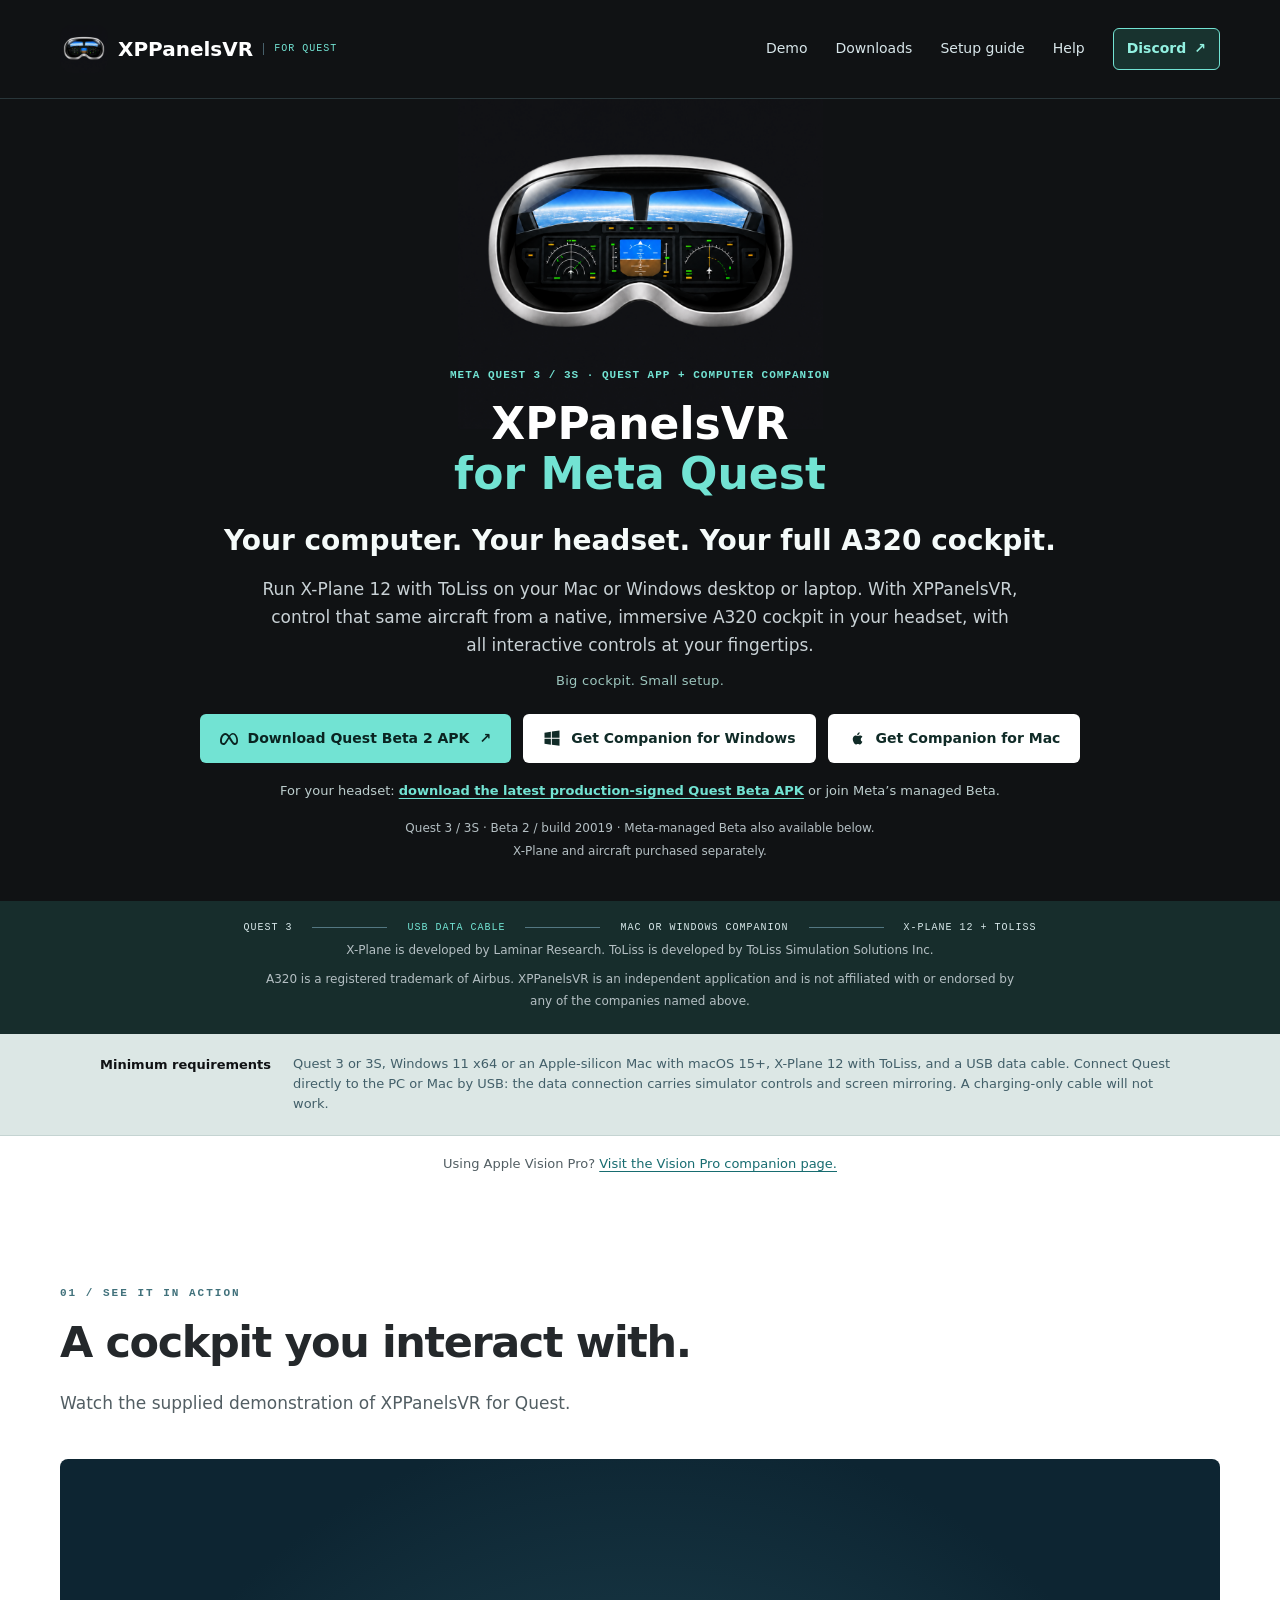
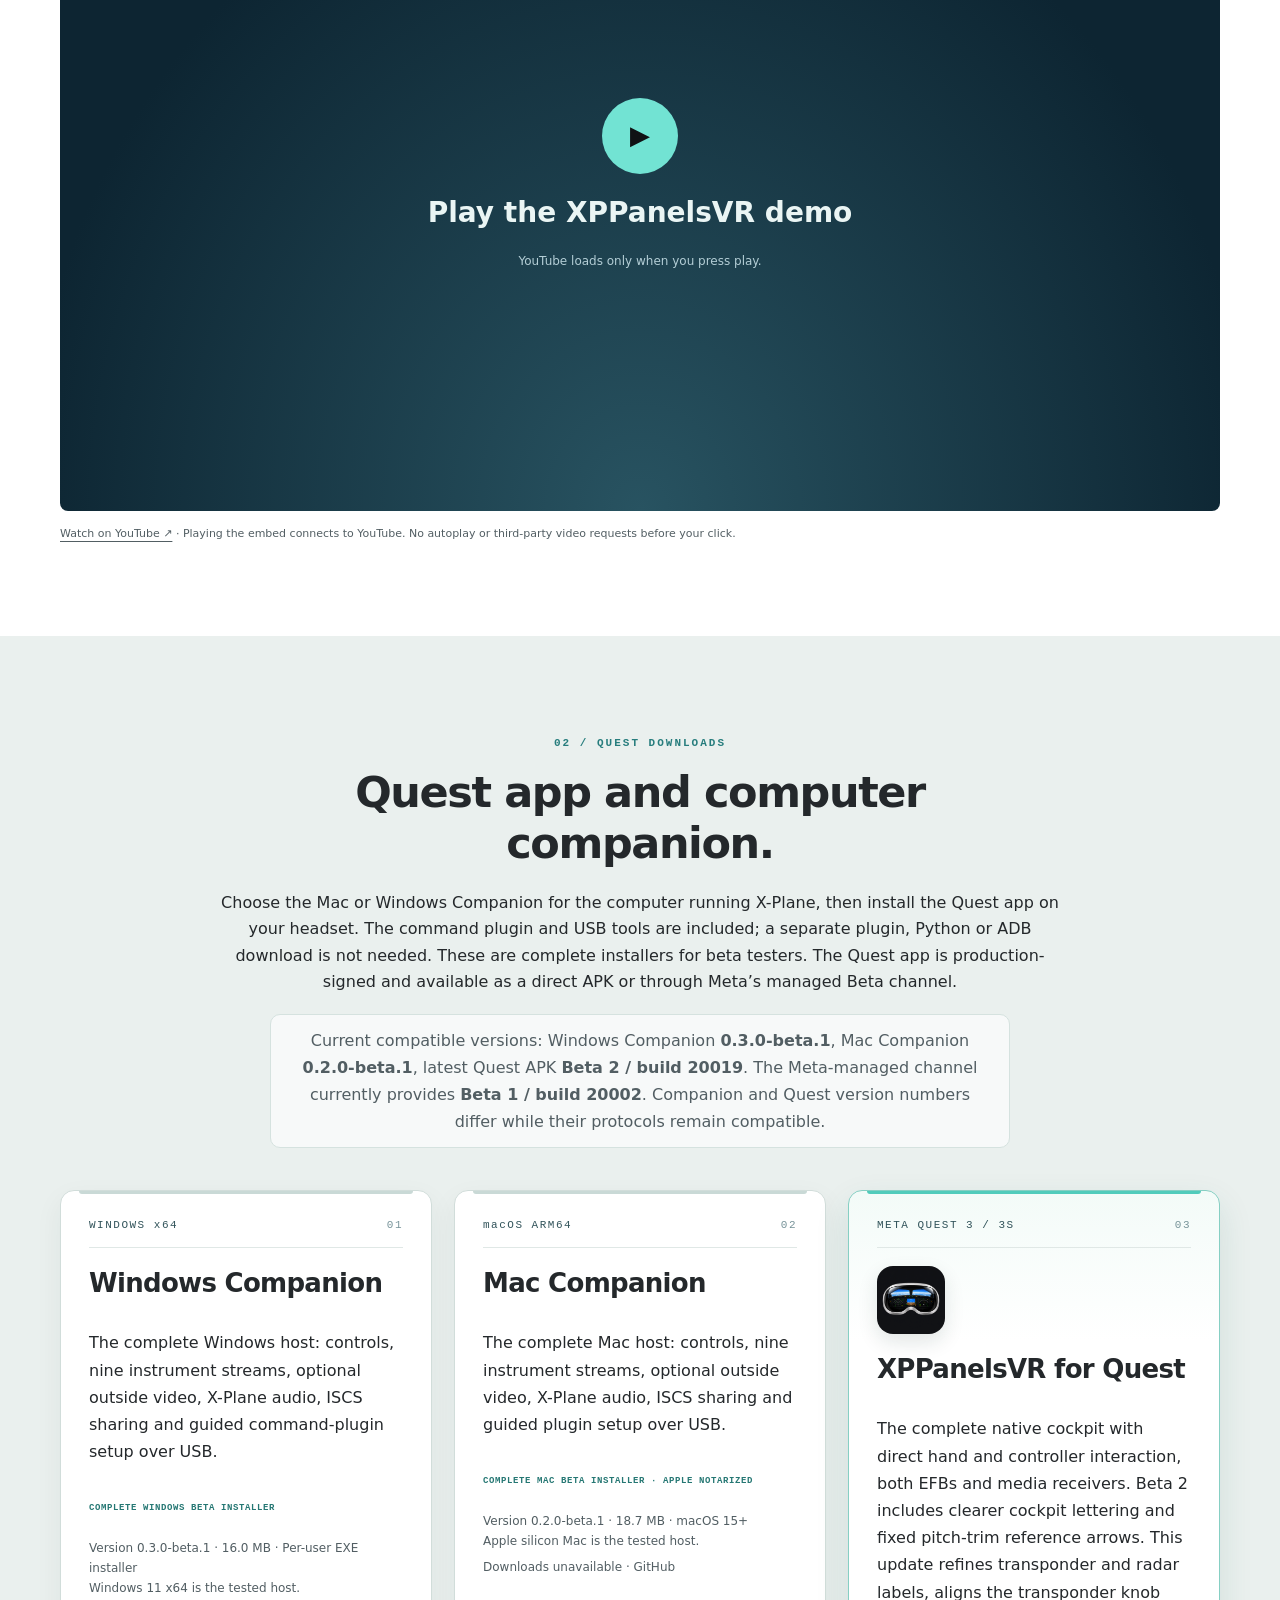
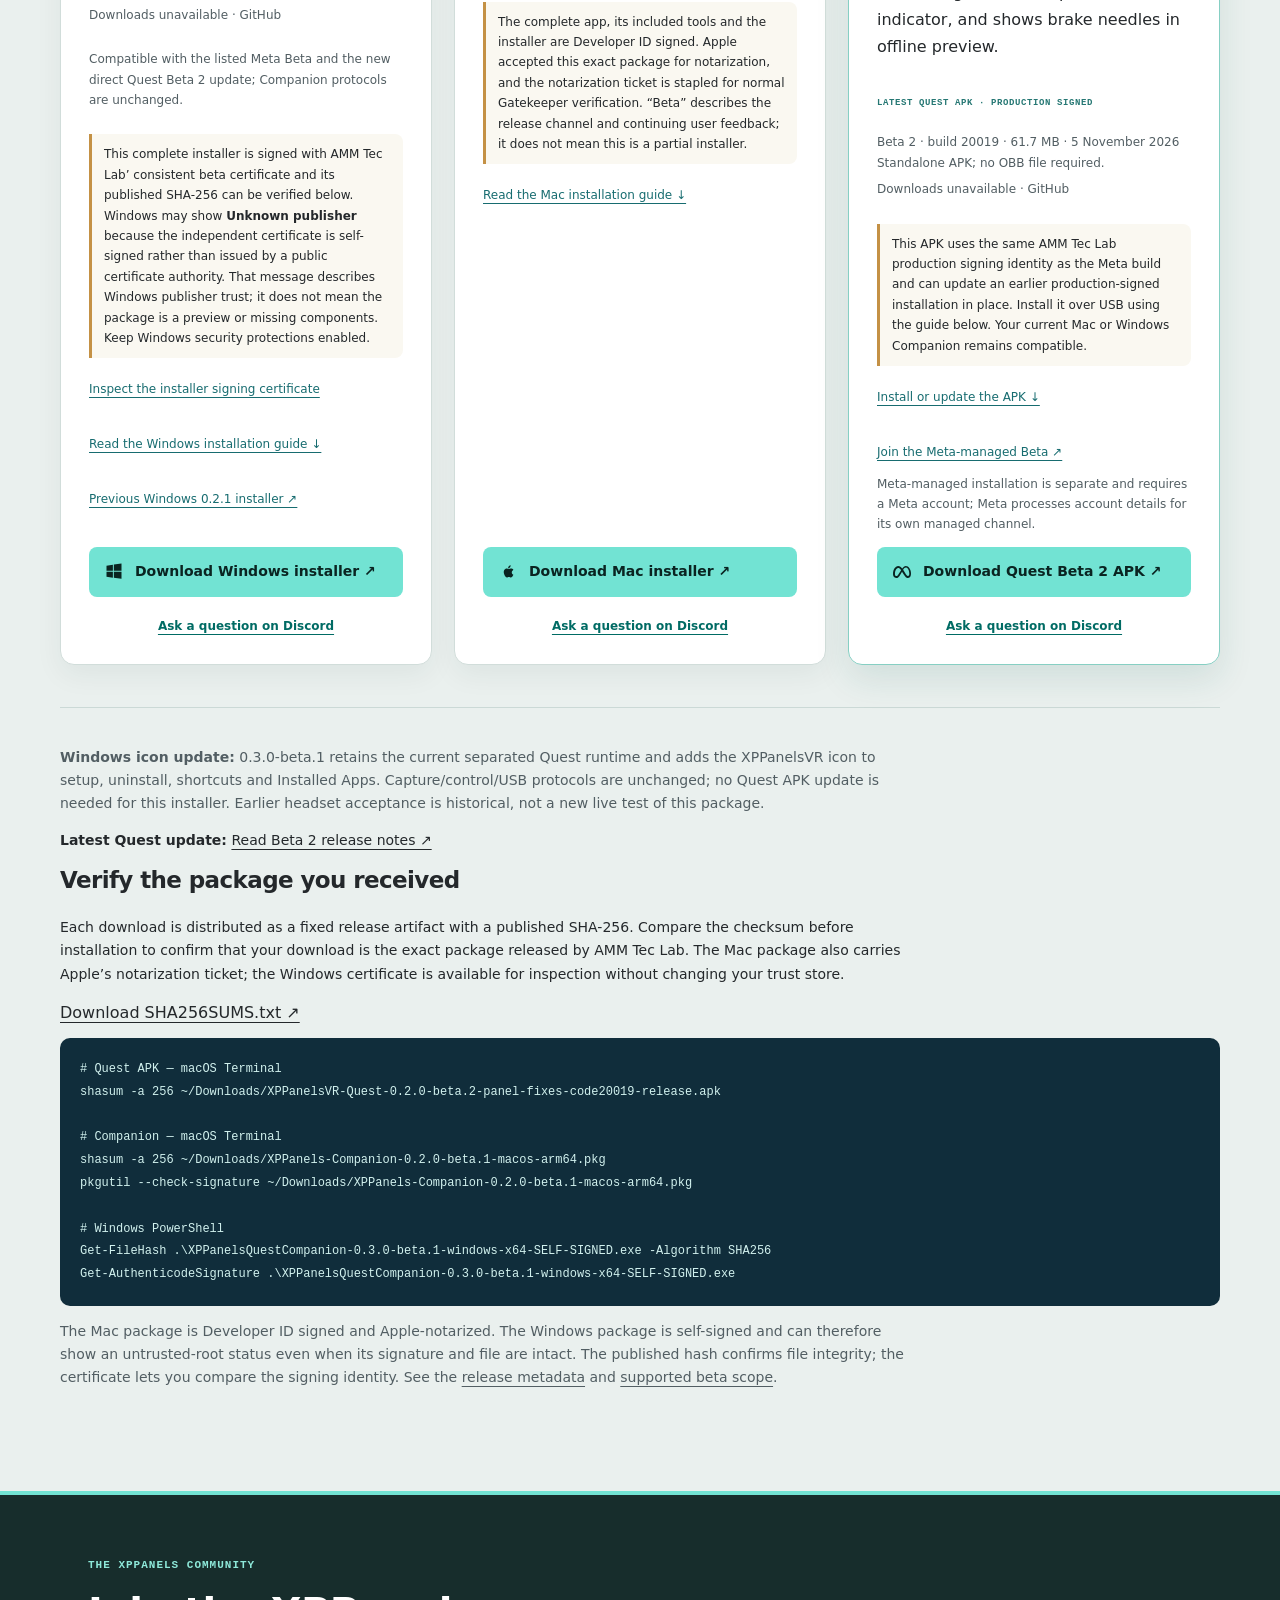
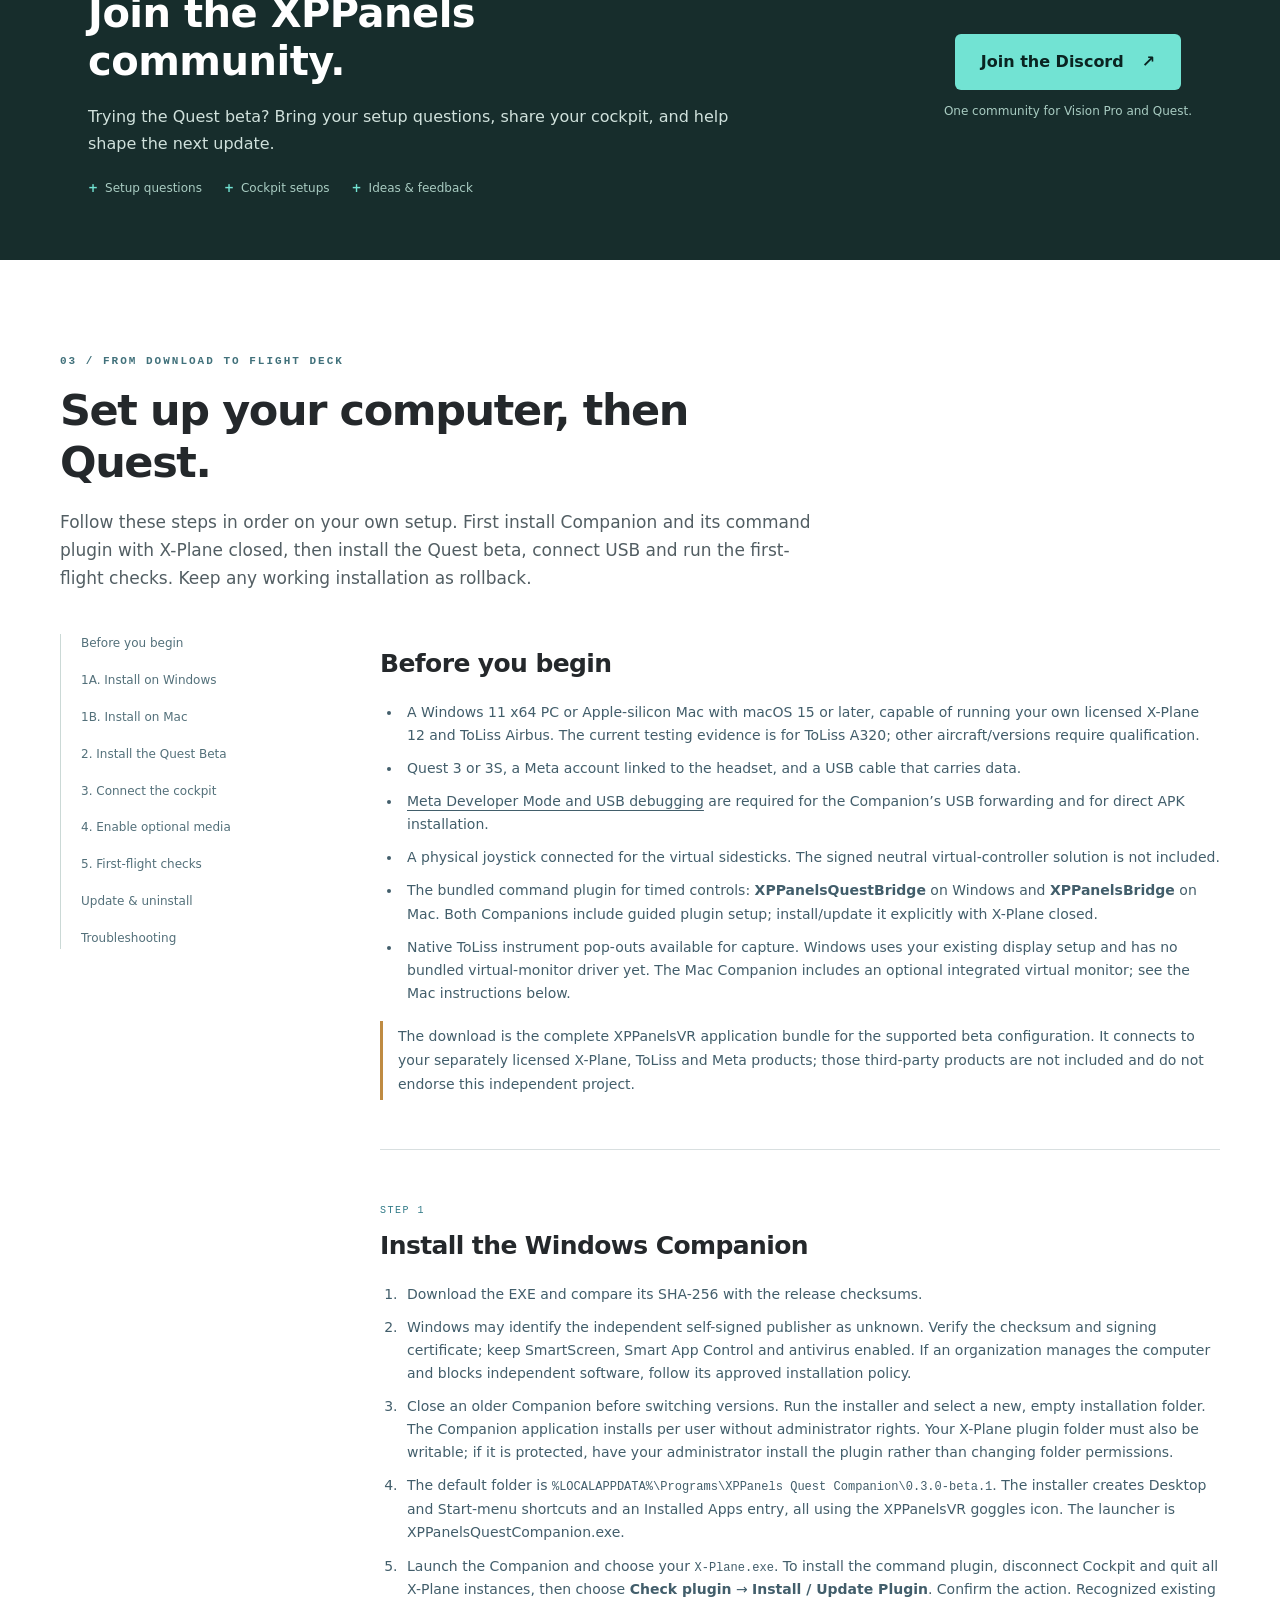
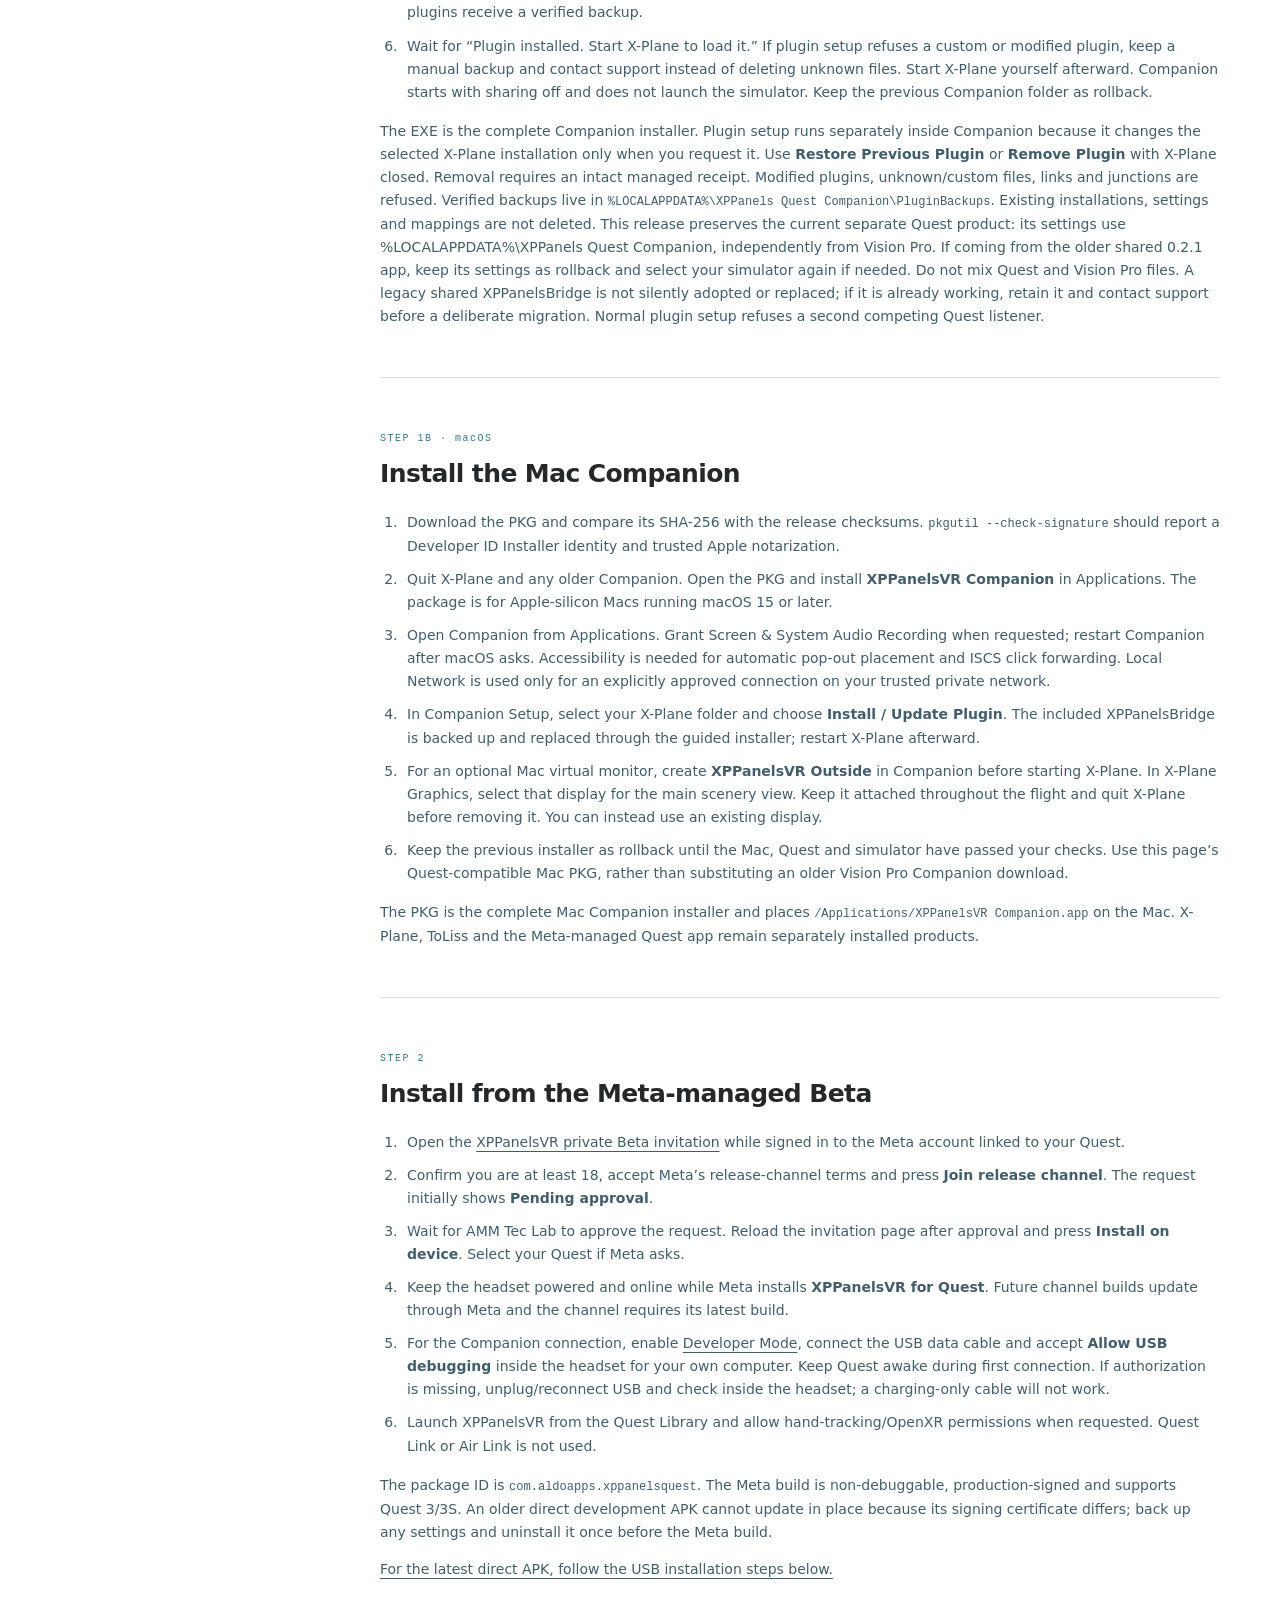
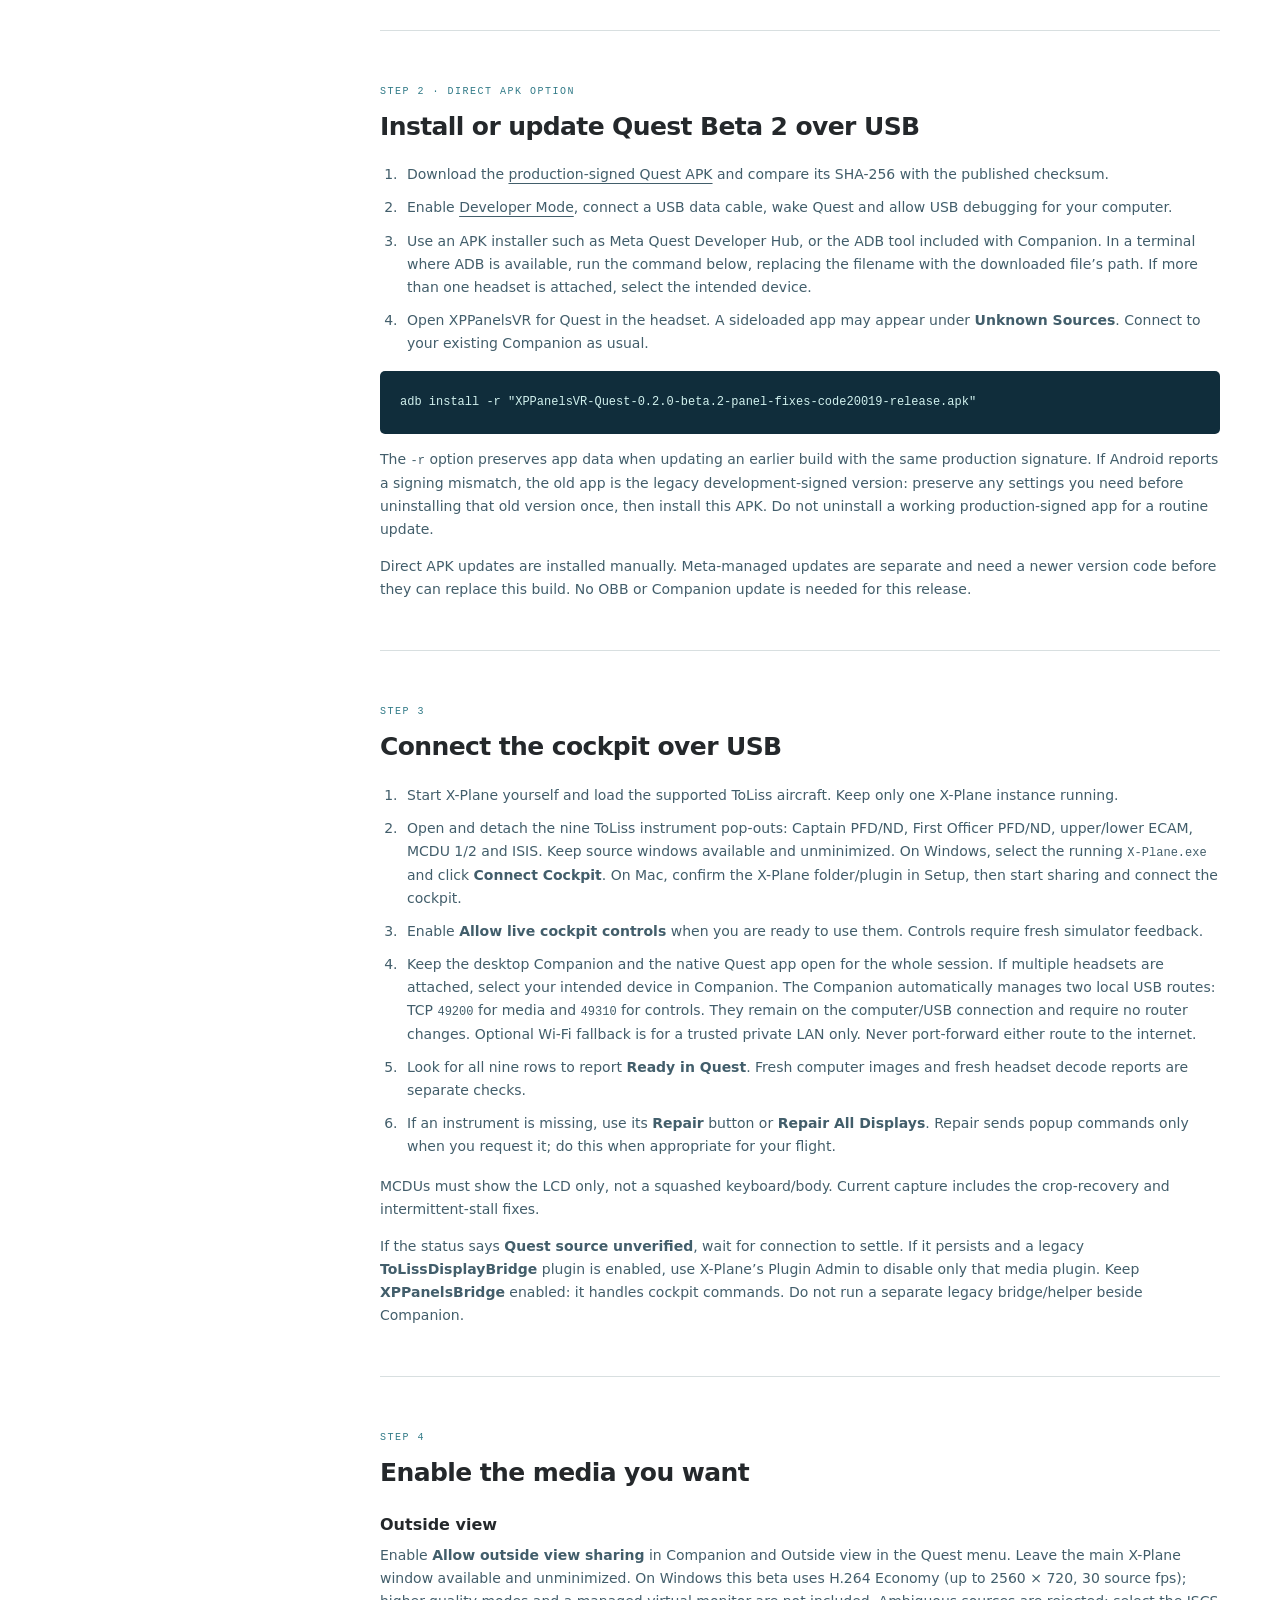
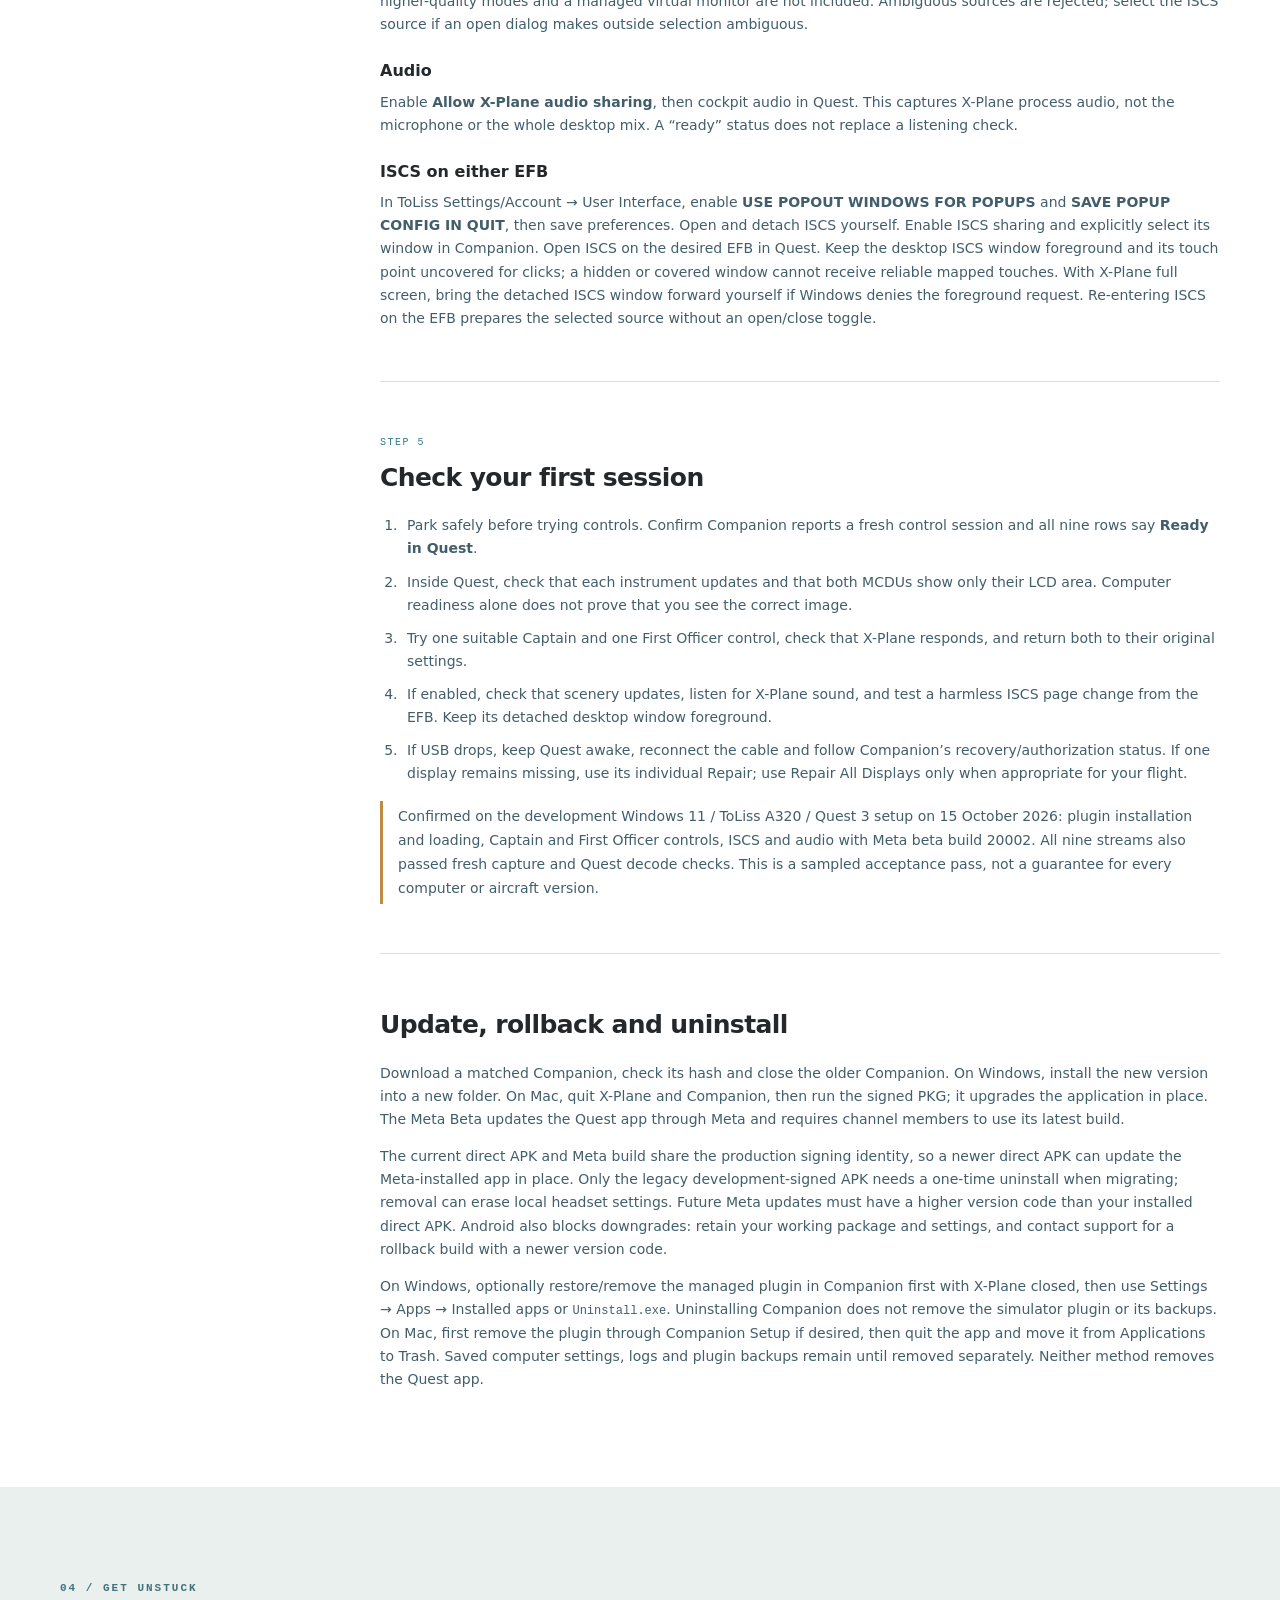
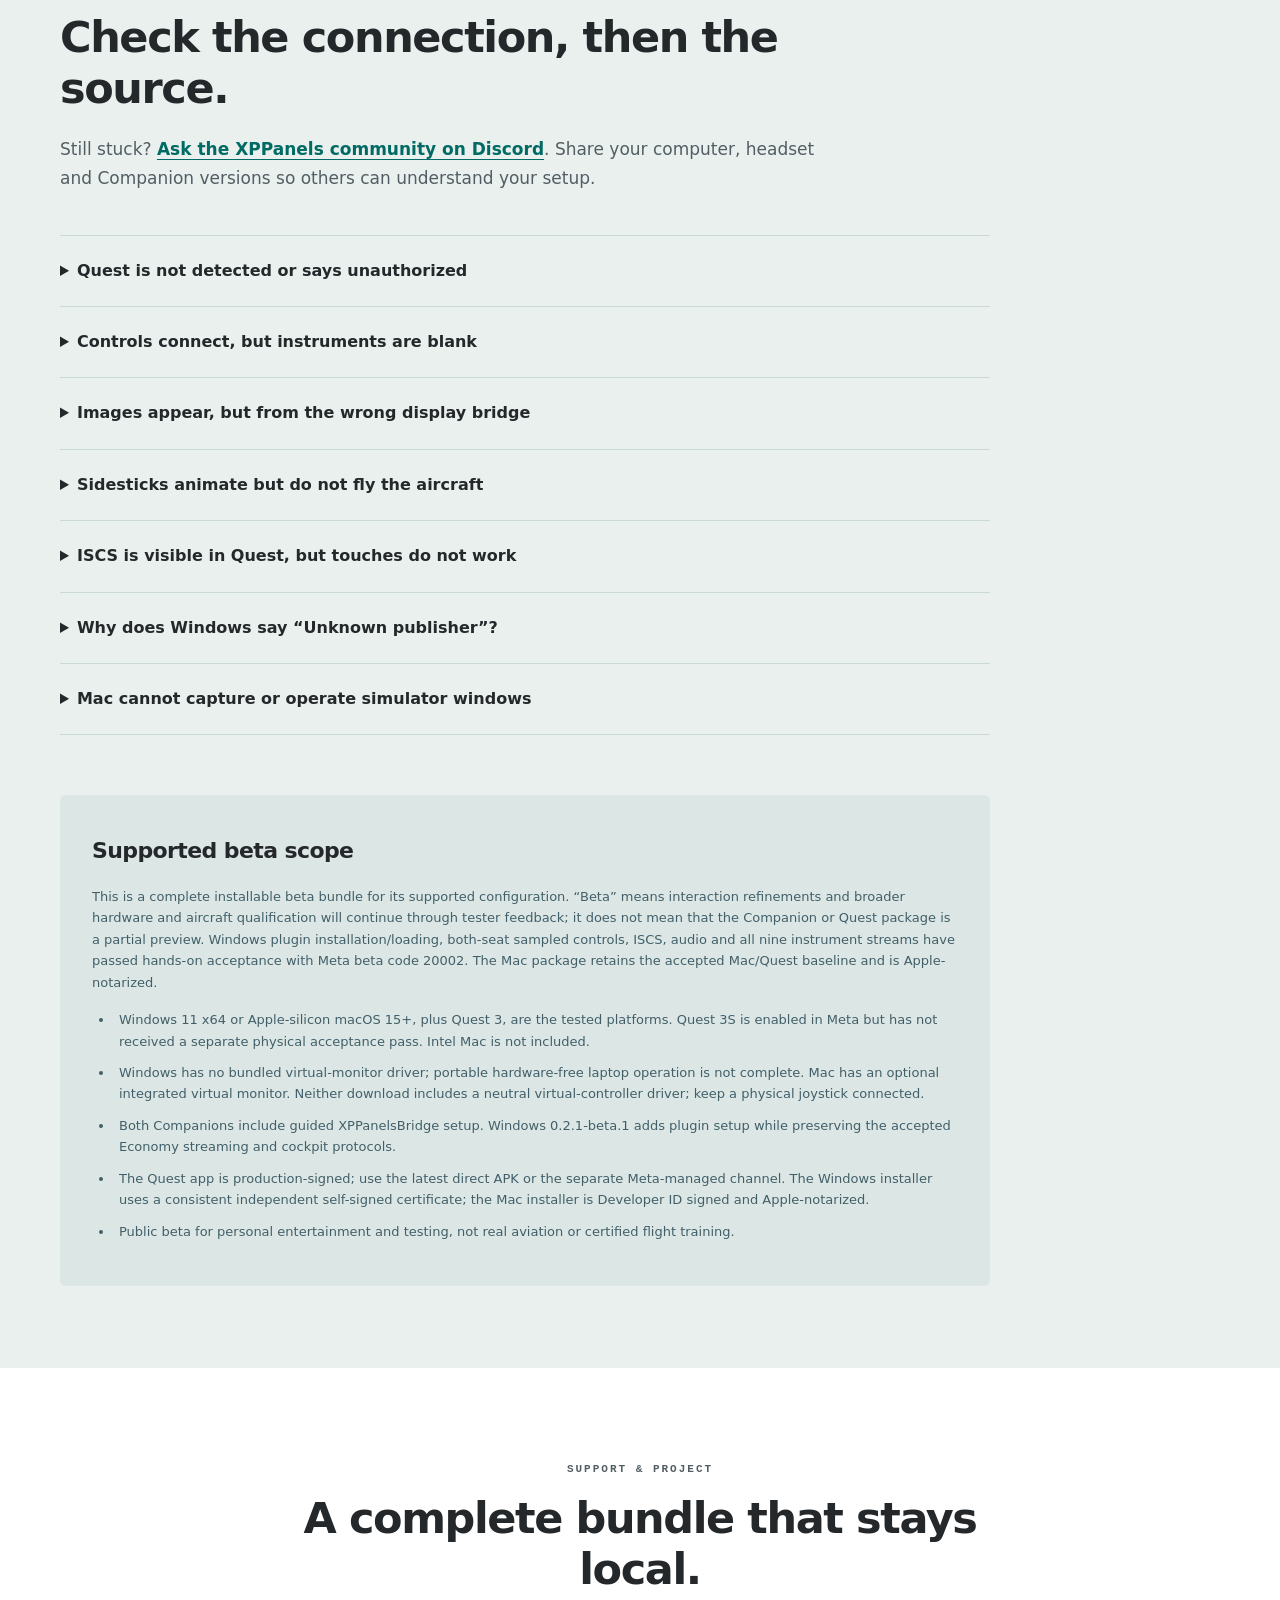
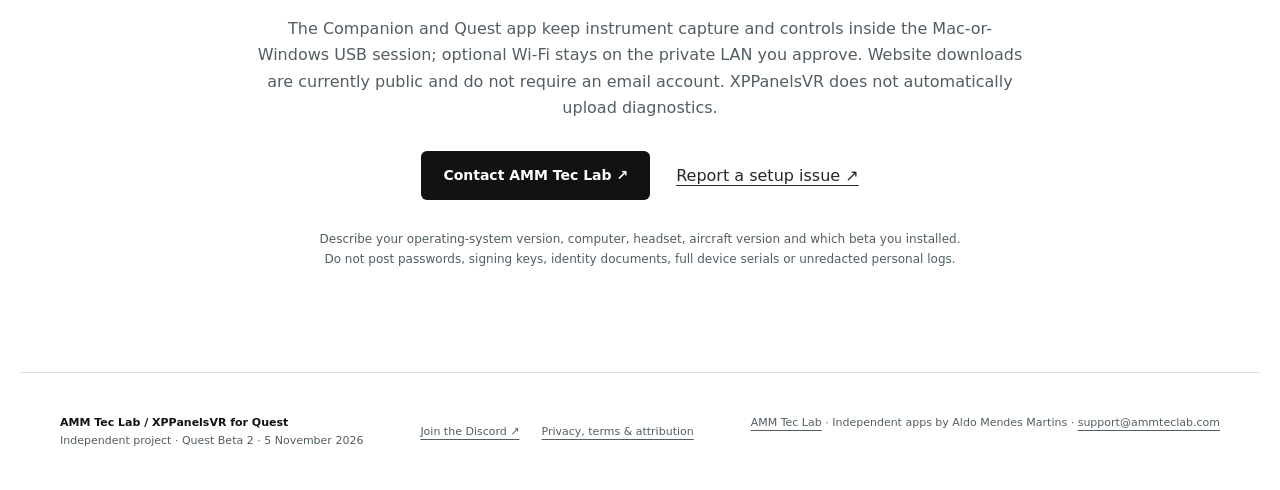
<file: index.html>
<!doctype html>
<html lang="en">
<head>
  <meta charset="utf-8"><meta name="viewport" content="width=device-width, initial-scale=1">
  <meta name="description" content="XPPanelsVR for Meta Quest 3 and 3S: Quest app download, Windows and Mac companion installers, and setup instructions.">
  <meta name="theme-color" content="#071723">
  <meta http-equiv="Content-Security-Policy" content="default-src 'self'; script-src 'self'; style-src 'self'; img-src 'self' data:; frame-src https://www.youtube-nocookie.com; connect-src 'self' https://api.github.com https://*.workers.dev; object-src 'none'; base-uri 'self'">
  <title>XPPanelsVR for Meta Quest · Quest App and Companion</title>
  <link rel="icon" href="assets/xppanelsvr-app-icon.png" type="image/png"><link rel="stylesheet" href="site.css?v=20261107-file-counts"><link rel="stylesheet" href="community.css?v=20261106-prominent"><script src="site.js" defer></script>
<script src="analytics-config.js?v=20261106-active" defer></script><script src="download-analytics.js" defer></script><script src="page-views.js?v=20261106" defer></script><script src="download-stats.js?v=20261107-file-counts" defer></script><link rel="stylesheet" href="hero.css?v=20261107-credit"></head>
<body>
<a class="skip" href="#main">Skip to content</a>
<header class="nav wrap site-header"><a class="brand" href="#"><img src="assets/xppanelsvr-app-icon.png" alt="" width="48" height="48">XPPanelsVR <span>FOR QUEST</span></a><nav aria-label="Main navigation"><a href="#demo">Demo</a><a href="#downloads">Downloads</a><a href="#setup">Setup guide</a><a href="#help">Help</a><a class="nav-discord" href="https://discord.gg/Fs9TUSyKda" target="_blank" rel="noopener noreferrer">Discord <span aria-hidden="true">↗</span></a></nav></header>
<main id="main">
<section class="hero wrap">
  <div class="hero-inner"><p class="eyebrow">META QUEST 3 / 3S · QUEST APP + COMPUTER COMPANION</p><h1>XPPanelsVR<br><em>for Meta Quest</em></h1>

  <p class="hero-message">Your computer. Your headset. Your full A320 cockpit.</p>
      <p class="intro hero-explanation">Run X-Plane 12 with ToLiss on your Mac or Windows desktop or laptop. With XPPanelsVR, control that same aircraft from a native, immersive A320 cockpit in your headset, with all interactive controls at your fingertips.</p>
      <p class="hero-tagline">Big cockpit. Small setup.</p>
  <div class="actions"><a class="button primary" href="#quest-download"><svg class="platform-icon" viewBox="0 0 24 24" aria-hidden="true" focusable="false"><path d="M6.915 4.03c-1.968 0-3.683 1.28-4.871 3.113C.704 9.208 0 11.883 0 14.449c0 .706.07 1.369.21 1.973a6.624 6.624 0 0 0 .265.86 5.297 5.297 0 0 0 .371.761c.696 1.159 1.818 1.927 3.593 1.927 1.497 0 2.633-.671 3.965-2.444.76-1.012 1.144-1.626 2.663-4.32l.756-1.339.186-.325c.061.1.121.196.183.3l2.152 3.595c.724 1.21 1.665 2.556 2.47 3.314 1.046.987 1.992 1.22 3.06 1.22 1.075 0 1.876-.355 2.455-.843a3.743 3.743 0 0 0 .81-.973c.542-.939.861-2.127.861-3.745 0-2.72-.681-5.357-2.084-7.45-1.282-1.912-2.957-2.93-4.716-2.93-1.047 0-2.088.467-3.053 1.308-.652.57-1.257 1.29-1.82 2.05-.69-.875-1.335-1.547-1.958-2.056-1.182-.966-2.315-1.303-3.454-1.303zm10.16 2.053c1.147 0 2.188.758 2.992 1.999 1.132 1.748 1.647 4.195 1.647 6.4 0 1.548-.368 2.9-1.839 2.9-.58 0-1.027-.23-1.664-1.004-.496-.601-1.343-1.878-2.832-4.358l-.617-1.028a44.908 44.908 0 0 0-1.255-1.98c.07-.109.141-.224.211-.327 1.12-1.667 2.118-2.602 3.358-2.602zm-10.201.553c1.265 0 2.058.791 2.675 1.446.307.327.737.871 1.234 1.579l-1.02 1.566c-.757 1.163-1.882 3.017-2.837 4.338-1.191 1.649-1.81 1.817-2.486 1.817-.524 0-1.038-.237-1.383-.794-.263-.426-.464-1.13-.464-2.046 0-2.221.63-4.535 1.66-6.088.454-.687.964-1.226 1.533-1.533a2.264 2.264 0 0 1 1.088-.285z"/></svg>Download Quest Beta 2 APK <span aria-hidden="true">↗</span></a><a class="button secondary" href="#windows-download"><svg class="platform-icon" viewBox="0 0 24 24" aria-hidden="true" focusable="false"><path d="M2 3.5 10.5 2.3v8H2zm9.8-1.4L22 0.7v9.6H11.8zM2 11.5h8.5v8L2 18.3zm9.8 0H22v9.6l-10.2-1.4z"/></svg>Get Companion for Windows</a><a class="button secondary" href="#mac-download"><svg class="platform-icon" viewBox="0 0 24 24" aria-hidden="true" focusable="false"><path d="M19.1 8.6c-1.1-1.4-2.8-1.3-3.5-1.2-.9.1-1.7.7-2.4.7-.7 0-1.7-.7-2.8-.7-1.4 0-2.7.8-3.4 2-1.4 2.4-.4 5.9 1 7.9.7 1 1.5 2 2.5 2s1.3-.6 2.7-.6c1.3 0 1.6.6 2.7.6 1.1 0 1.8-1 2.4-2 .5-.8.7-1.5.8-1.6-.1 0-2.1-.8-2.1-3.3 0-2 1.6-2.8 1.7-2.9z"/><path d="M14.7 5.8c.6-.7 1-1.7.9-2.7-.9 0-1.9.6-2.5 1.3-.6.6-1 1.6-.9 2.6 1 0 1.9-.5 2.5-1.2z"/></svg>Get Companion for Mac</a></div>
  <p class="app-store-note">For your headset: <a href="#downloads">download the latest production-signed Quest Beta APK</a> or join Meta’s managed Beta.</p>
      <p class="hero-note">Quest 3 / 3S · Beta 2 / build 20019 · Meta-managed Beta also available below.<br>X-Plane and aircraft purchased separately.</p></div>
</section>

<div class="connection"><div class="wrap"><span>QUEST 3</span><i aria-hidden="true"></i><strong>USB DATA CABLE</strong><i aria-hidden="true"></i><span>MAC OR WINDOWS COMPANION</span><i aria-hidden="true"></i><span>X-PLANE 12 + TOLISS</span></div><p class="developer-credit">X-Plane is developed by Laminar Research. ToLiss is developed by ToLiss Simulation Solutions Inc.</p><p class="developer-credit airbus-credit">A320 is a registered trademark of Airbus. XPPanelsVR is an independent application and is not affiliated with or endorsed by any of the companies named above.</p></div>
<div class="minimum-requirements"><div class="wrap"><strong>Minimum requirements</strong><span>Quest 3 or 3S, Windows 11 x64 or an Apple-silicon Mac with macOS 15+, X-Plane 12 with ToLiss, and a USB data cable. Connect Quest directly to the PC or Mac by USB: the data connection carries simulator controls and screen mirroring. A charging-only cable will not work.</span></div></div>
<p class="edition-note">Using Apple Vision Pro? <a href="https://xppvision.ammteclab.com/">Visit the Vision Pro companion page.</a></p>
<section class="section wrap" id="demo"><div class="section-heading"><p class="eyebrow">01 / SEE IT IN ACTION</p><h2>A cockpit you interact with.</h2><p>Watch the supplied demonstration of XPPanelsVR for Quest.</p></div>
  <div class="video-shell" id="video-shell"><button type="button" class="video-load" id="video-load"><span class="play" aria-hidden="true">▶</span><strong>Play the XPPanelsVR demo</strong><span>YouTube loads only when you press play.</span></button></div>
  <p class="caption"><a href="https://youtu.be/STcmVYqeqQ8" target="_blank" rel="noopener noreferrer">Watch on YouTube ↗</a> · Playing the embed connects to YouTube. No autoplay or third-party video requests before your click.</p>
</section>
<section class="section pale" id="downloads"><div class="wrap"><div class="section-heading"><p class="eyebrow">02 / QUEST DOWNLOADS</p><h2>Quest app and computer companion.</h2><p>Choose the Mac or Windows Companion for the computer running X-Plane, then install the Quest app on your headset. The command plugin and USB tools are included; a separate plugin, Python or ADB download is not needed. These are complete installers for beta testers. The Quest app is production-signed and available as a direct APK or through Meta’s managed Beta channel.</p><p class="small">Current compatible versions: Windows Companion <strong>0.3.0-beta.1</strong>, Mac Companion <strong>0.2.0-beta.1</strong>, latest Quest APK <strong>Beta 2 / build 20019</strong>. The Meta-managed channel currently provides <strong>Beta 1 / build 20002</strong>. Companion and Quest version numbers differ while their protocols remain compatible.</p></div>
  <div class="download-grid"><article class="download"><div class="platform">WINDOWS x64 <span>01</span></div><h3>Windows Companion</h3><p>The complete Windows host: controls, nine instrument streams, optional outside video, X-Plane audio, ISCS sharing and guided command-plugin setup over USB.</p><p class="badge">COMPLETE WINDOWS BETA INSTALLER</p><p class="small">Version 0.3.0-beta.1 · 16.0 MB · Per-user EXE installer<br>Windows 11 x64 is the tested host.<span class="download-counter" id="windows-download-count" data-download-asset="712207900" data-download-link="windows-download" title="Lifetime GitHub downloads of this file" aria-live="polite">Downloads unavailable · GitHub</span></p><p class="small">Compatible with the listed Meta Beta and the new direct Quest Beta 2 update; Companion protocols are unchanged.</p><p class="notice">This complete installer is signed with AMM Tec Lab’ consistent beta certificate and its published SHA-256 can be verified below. Windows may show <strong>Unknown publisher</strong> because the independent certificate is self-signed rather than issued by a public certificate authority. That message describes Windows publisher trust; it does not mean the package is a preview or missing components. Keep Windows security protections enabled.</p><a href="https://github.com/aldomm/XPPanelsVR-Quest/releases/download/v0.3.0-beta.1/AldoApps-Preview-Signing.cer">Inspect the installer signing certificate</a><br><a href="#windows-install">Read the Windows installation guide ↓</a><br><a href="https://github.com/aldomm/XPPanelsVR-Quest/releases/download/v0.2.1-beta.1/XPPanels-Companion-0.2.1-beta.1-windows-x64-SELF-SIGNED.exe">Previous Windows 0.2.1 installer ↗</a><a class="button primary" id="windows-download" aria-describedby="windows-download-count" href="https://github.com/aldomm/XPPanelsVR-Quest/releases/download/v0.3.0-beta.1/XPPanelsQuestCompanion-0.3.0-beta.1-windows-x64-SELF-SIGNED.exe"><svg class="platform-icon" viewBox="0 0 24 24" aria-hidden="true" focusable="false"><path d="M2 3.5 10.5 2.3v8H2zm9.8-1.4L22 0.7v9.6H11.8zM2 11.5h8.5v8L2 18.3zm9.8 0H22v9.6l-10.2-1.4z"/></svg>Download Windows installer ↗</a><p class="discord-download-question"><a href="https://discord.gg/Fs9TUSyKda" target="_blank" rel="noopener noreferrer">Ask a question on Discord</a></p></article>
  <article class="download"><div class="platform">macOS ARM64 <span>02</span></div><h3>Mac Companion</h3><p>The complete Mac host: controls, nine instrument streams, optional outside video, X-Plane audio, ISCS sharing and guided plugin setup over USB.</p><p class="badge">COMPLETE MAC BETA INSTALLER · APPLE NOTARIZED</p><p class="small">Version 0.2.0-beta.1 · 18.7 MB · macOS 15+<br>Apple silicon Mac is the tested host.<span class="download-counter" id="mac-download-count" data-download-asset="638996033" data-download-link="mac-download" title="Lifetime GitHub downloads of this file" aria-live="polite">Downloads unavailable · GitHub</span></p><p class="notice">The complete app, its included tools and the installer are Developer ID signed. Apple accepted this exact package for notarization, and the notarization ticket is stapled for normal Gatekeeper verification. “Beta” describes the release channel and continuing user feedback; it does not mean this is a partial installer.</p><a href="#mac-install">Read the Mac installation guide ↓</a><a class="button primary" id="mac-download" aria-describedby="mac-download-count" href="https://github.com/aldomm/XPPanelsVR-Quest/releases/download/v0.2.0-beta.1/XPPanels-Companion-0.2.0-beta.1-macos-arm64.pkg"><svg class="platform-icon" viewBox="0 0 24 24" aria-hidden="true" focusable="false"><path d="M19.1 8.6c-1.1-1.4-2.8-1.3-3.5-1.2-.9.1-1.7.7-2.4.7-.7 0-1.7-.7-2.8-.7-1.4 0-2.7.8-3.4 2-1.4 2.4-.4 5.9 1 7.9.7 1 1.5 2 2.5 2s1.3-.6 2.7-.6c1.3 0 1.6.6 2.7.6 1.1 0 1.8-1 2.4-2 .5-.8.7-1.5.8-1.6-.1 0-2.1-.8-2.1-3.3 0-2 1.6-2.8 1.7-2.9z"/><path d="M14.7 5.8c.6-.7 1-1.7.9-2.7-.9 0-1.9.6-2.5 1.3-.6.6-1 1.6-.9 2.6 1 0 1.9-.5 2.5-1.2z"/></svg>Download Mac installer ↗</a><p class="discord-download-question"><a href="https://discord.gg/Fs9TUSyKda" target="_blank" rel="noopener noreferrer">Ask a question on Discord</a></p></article>
  <article class="download"><div class="platform">META QUEST 3 / 3S <span>03</span></div><img class="download-app-icon" src="assets/xppanelsvr-app-icon.png" alt="XPPanelsVR app icon" width="80" height="80" loading="lazy"><h3>XPPanelsVR for Quest</h3><p>The complete native cockpit with direct hand and controller interaction, both EFBs and media receivers. Beta 2 includes clearer cockpit lettering and fixed pitch-trim reference arrows. This update refines transponder and radar labels, aligns the transponder knob indicator, and shows brake needles in offline preview.</p><p class="badge">LATEST QUEST APK · PRODUCTION SIGNED</p><p class="small">Beta 2 · build 20019 · 61.7 MB · 5 November 2026<br>Standalone APK; no OBB file required.<span class="download-counter" id="quest-download-count" data-download-asset="713660567" data-download-link="quest-download" title="Lifetime GitHub downloads of this file" aria-live="polite">Downloads unavailable · GitHub</span></p><p class="notice">This APK uses the same AMM Tec Lab production signing identity as the Meta build and can update an earlier production-signed installation in place. Install it over USB using the guide below. Your current Mac or Windows Companion remains compatible.</p><a href="#quest-apk-install">Install or update the APK ↓</a><br><a id="meta-beta-invite" data-email-verify="required" href="https://www.meta.com/s/4YJ4Mw9Hd" target="_blank" rel="noopener noreferrer">Join the Meta-managed Beta ↗</a><p class="small">Meta-managed installation is separate and requires a Meta account; Meta processes account details for its own managed channel.</p><a class="button primary" id="quest-download" aria-describedby="quest-download-count" href="https://github.com/aldomm/XPPanelsVR-Quest/releases/download/v0.2.0-beta.2-code20019/XPPanelsVR-Quest-0.2.0-beta.2-panel-fixes-code20019-release.apk"><svg class="platform-icon" viewBox="0 0 24 24" aria-hidden="true" focusable="false"><path d="M6.915 4.03c-1.968 0-3.683 1.28-4.871 3.113C.704 9.208 0 11.883 0 14.449c0 .706.07 1.369.21 1.973a6.624 6.624 0 0 0 .265.86 5.297 5.297 0 0 0 .371.761c.696 1.159 1.818 1.927 3.593 1.927 1.497 0 2.633-.671 3.965-2.444.76-1.012 1.144-1.626 2.663-4.32l.756-1.339.186-.325c.061.1.121.196.183.3l2.152 3.595c.724 1.21 1.665 2.556 2.47 3.314 1.046.987 1.992 1.22 3.06 1.22 1.075 0 1.876-.355 2.455-.843a3.743 3.743 0 0 0 .81-.973c.542-.939.861-2.127.861-3.745 0-2.72-.681-5.357-2.084-7.45-1.282-1.912-2.957-2.93-4.716-2.93-1.047 0-2.088.467-3.053 1.308-.652.57-1.257 1.29-1.82 2.05-.69-.875-1.335-1.547-1.958-2.056-1.182-.966-2.315-1.303-3.454-1.303zm10.16 2.053c1.147 0 2.188.758 2.992 1.999 1.132 1.748 1.647 4.195 1.647 6.4 0 1.548-.368 2.9-1.839 2.9-.58 0-1.027-.23-1.664-1.004-.496-.601-1.343-1.878-2.832-4.358l-.617-1.028a44.908 44.908 0 0 0-1.255-1.98c.07-.109.141-.224.211-.327 1.12-1.667 2.118-2.602 3.358-2.602zm-10.201.553c1.265 0 2.058.791 2.675 1.446.307.327.737.871 1.234 1.579l-1.02 1.566c-.757 1.163-1.882 3.017-2.837 4.338-1.191 1.649-1.81 1.817-2.486 1.817-.524 0-1.038-.237-1.383-.794-.263-.426-.464-1.13-.464-2.046 0-2.221.63-4.535 1.66-6.088.454-.687.964-1.226 1.533-1.533a2.264 2.264 0 0 1 1.088-.285z"/></svg>Download Quest Beta 2 APK ↗</a><p class="discord-download-question"><a href="https://discord.gg/Fs9TUSyKda" target="_blank" rel="noopener noreferrer">Ask a question on Discord</a></p></article></div>

  <div class="verification"><p class="small"><strong>Windows icon update:</strong> 0.3.0-beta.1 retains the current separated Quest runtime and adds the XPPanelsVR icon to setup, uninstall, shortcuts and Installed Apps. Capture/control/USB protocols are unchanged; no Quest APK update is needed for this installer. Earlier headset acceptance is historical, not a new live test of this package.</p><p><strong>Latest Quest update:</strong> <a href="https://github.com/aldomm/XPPanelsVR-Quest/releases/tag/v0.2.0-beta.2-code20019">Read Beta 2 release notes ↗</a></p><h3>Verify the package you received</h3><p>Each download is distributed as a fixed release artifact with a published SHA-256. Compare the checksum before installation to confirm that your download is the exact package released by AMM Tec Lab. The Mac package also carries Apple’s notarization ticket; the Windows certificate is available for inspection without changing your trust store.</p><a href="https://github.com/aldomm/XPPanelsVR-Quest/releases/download/v0.3.0-beta.1/SHA256SUMS.txt">Download SHA256SUMS.txt ↗</a><pre><code># Quest APK — macOS Terminal
shasum -a 256 ~/Downloads/XPPanelsVR-Quest-0.2.0-beta.2-panel-fixes-code20019-release.apk

# Companion — macOS Terminal
shasum -a 256 ~/Downloads/XPPanels-Companion-0.2.0-beta.1-macos-arm64.pkg
pkgutil --check-signature ~/Downloads/XPPanels-Companion-0.2.0-beta.1-macos-arm64.pkg

# Windows PowerShell
Get-FileHash .\XPPanelsQuestCompanion-0.3.0-beta.1-windows-x64-SELF-SIGNED.exe -Algorithm SHA256
Get-AuthenticodeSignature .\XPPanelsQuestCompanion-0.3.0-beta.1-windows-x64-SELF-SIGNED.exe</code></pre><p class="small">The Mac package is Developer ID signed and Apple-notarized. The Windows package is self-signed and can therefore show an untrusted-root status even when its signature and file are intact. The published hash confirms file integrity; the certificate lets you compare the signing identity. See the <a href="release.json">release metadata</a> and <a href="#limits">supported beta scope</a>.</p></div>
</div></section>
<section class="discord-community" id="community" aria-labelledby="community-title"><div class="community-inner"><div><p class="eyebrow">THE XPPANELS COMMUNITY</p><h2 id="community-title">Join the XPPanels community.</h2><p class="community-copy">Trying the Quest beta? Bring your setup questions, share your cockpit, and help shape the next update.</p><ul class="community-topics" aria-label="Community topics"><li>Setup questions</li><li>Cockpit setups</li><li>Ideas &amp; feedback</li></ul></div><div class="community-action"><a class="button" href="https://discord.gg/Fs9TUSyKda" target="_blank" rel="noopener noreferrer">Join the Discord <span aria-hidden="true">↗</span></a><p>One community for Vision Pro and Quest.</p></div></div></section>
<section class="section wrap" id="setup"><div class="section-heading"><p class="eyebrow">03 / FROM DOWNLOAD TO FLIGHT DECK</p><h2>Set up your computer, then Quest.</h2><p>Follow these steps in order on your own setup. First install Companion and its command plugin with X-Plane closed, then install the Quest beta, connect USB and run the first-flight checks. Keep any working installation as rollback.</p></div>
  <div class="guide"><aside><a href="#requirements">Before you begin</a><a href="#windows-install">1A. Install on Windows</a><a href="#mac-install">1B. Install on Mac</a><a href="#quest-install">2. Install the Quest Beta</a><a href="#connect">3. Connect the cockpit</a><a href="#media">4. Enable optional media</a><a href="#first-flight">5. First-flight checks</a><a href="#update">Update &amp; uninstall</a><a href="#help">Troubleshooting</a></aside>
  <div class="guide-body"><article id="requirements"><h3>Before you begin</h3><ul><li>A Windows 11 x64 PC or Apple-silicon Mac with macOS 15 or later, capable of running your own licensed X-Plane 12 and ToLiss Airbus. The current testing evidence is for ToLiss A320; other aircraft/versions require qualification.</li><li>Quest 3 or 3S, a Meta account linked to the headset, and a USB cable that carries data.</li><li><a href="https://developers.meta.com/vr/documentation/android-apps/enable-developer-mode/" target="_blank" rel="noopener noreferrer">Meta Developer Mode and USB debugging</a> are required for the Companion’s USB forwarding and for direct APK installation.</li><li>A physical joystick connected for the virtual sidesticks. The signed neutral virtual-controller solution is not included.</li><li>The bundled command plugin for timed controls: <strong>XPPanelsQuestBridge</strong> on Windows and <strong>XPPanelsBridge</strong> on Mac. Both Companions include guided plugin setup; install/update it explicitly with X-Plane closed.</li><li>Native ToLiss instrument pop-outs available for capture. Windows uses your existing display setup and has no bundled virtual-monitor driver yet. The Mac Companion includes an optional integrated virtual monitor; see the Mac instructions below.</li></ul><p class="notice">The download is the complete XPPanelsVR application bundle for the supported beta configuration. It connects to your separately licensed X-Plane, ToLiss and Meta products; those third-party products are not included and do not endorse this independent project.</p></article>
  <article id="windows-install"><p class="step">STEP 1</p><h3>Install the Windows Companion</h3><ol><li>Download the EXE and compare its SHA-256 with the release checksums.</li><li>Windows may identify the independent self-signed publisher as unknown. Verify the checksum and signing certificate; keep SmartScreen, Smart App Control and antivirus enabled. If an organization manages the computer and blocks independent software, follow its approved installation policy.</li><li>Close an older Companion before switching versions. Run the installer and select a new, empty installation folder. The Companion application installs per user without administrator rights. Your X-Plane plugin folder must also be writable; if it is protected, have your administrator install the plugin rather than changing folder permissions.</li><li>The default folder is <code>%LOCALAPPDATA%\Programs\XPPanels Quest Companion\0.3.0-beta.1</code>. The installer creates Desktop and Start-menu shortcuts and an Installed Apps entry, all using the XPPanelsVR goggles icon. The launcher is XPPanelsQuestCompanion.exe.</li><li>Launch the Companion and choose your <code>X-Plane.exe</code>. To install the command plugin, disconnect Cockpit and quit all X-Plane instances, then choose <strong>Check plugin</strong> → <strong>Install / Update Plugin</strong>. Confirm the action. Recognized existing plugins receive a verified backup.</li><li>Wait for “Plugin installed. Start X-Plane to load it.” If plugin setup refuses a custom or modified plugin, keep a manual backup and contact support instead of deleting unknown files. Start X-Plane yourself afterward. Companion starts with sharing off and does not launch the simulator. Keep the previous Companion folder as rollback.</li></ol><p>The EXE is the complete Companion installer. Plugin setup runs separately inside Companion because it changes the selected X-Plane installation only when you request it. Use <strong>Restore Previous Plugin</strong> or <strong>Remove Plugin</strong> with X-Plane closed. Removal requires an intact managed receipt. Modified plugins, unknown/custom files, links and junctions are refused. Verified backups live in <code>%LOCALAPPDATA%\XPPanels Quest Companion\PluginBackups</code>. Existing installations, settings and mappings are not deleted. This release preserves the current separate Quest product: its settings use %LOCALAPPDATA%\XPPanels Quest Companion, independently from Vision Pro. If coming from the older shared 0.2.1 app, keep its settings as rollback and select your simulator again if needed. Do not mix Quest and Vision Pro files. A legacy shared XPPanelsBridge is not silently adopted or replaced; if it is already working, retain it and contact support before a deliberate migration. Normal plugin setup refuses a second competing Quest listener.</p></article>
  <article id="mac-install"><p class="step">STEP 1B · macOS</p><h3>Install the Mac Companion</h3><ol><li>Download the PKG and compare its SHA-256 with the release checksums. <code>pkgutil --check-signature</code> should report a Developer ID Installer identity and trusted Apple notarization.</li><li>Quit X-Plane and any older Companion. Open the PKG and install <strong>XPPanelsVR Companion</strong> in Applications. The package is for Apple-silicon Macs running macOS 15 or later.</li><li>Open Companion from Applications. Grant Screen &amp; System Audio Recording when requested; restart Companion after macOS asks. Accessibility is needed for automatic pop-out placement and ISCS click forwarding. Local Network is used only for an explicitly approved connection on your trusted private network.</li><li>In Companion Setup, select your X-Plane folder and choose <strong>Install / Update Plugin</strong>. The included XPPanelsBridge is backed up and replaced through the guided installer; restart X-Plane afterward.</li><li>For an optional Mac virtual monitor, create <strong>XPPanelsVR Outside</strong> in Companion before starting X-Plane. In X-Plane Graphics, select that display for the main scenery view. Keep it attached throughout the flight and quit X-Plane before removing it. You can instead use an existing display.</li><li>Keep the previous installer as rollback until the Mac, Quest and simulator have passed your checks. Use this page’s Quest-compatible Mac PKG, rather than substituting an older Vision Pro Companion download.</li></ol><p>The PKG is the complete Mac Companion installer and places <code>/Applications/XPPanelsVR Companion.app</code> on the Mac. X-Plane, ToLiss and the Meta-managed Quest app remain separately installed products.</p></article>
  <article id="quest-install"><p class="step">STEP 2</p><h3>Install from the Meta-managed Beta</h3><ol><li>Open the <a href="https://www.meta.com/s/4YJ4Mw9Hd" target="_blank" rel="noopener noreferrer">XPPanelsVR private Beta invitation</a> while signed in to the Meta account linked to your Quest.</li><li>Confirm you are at least 18, accept Meta’s release-channel terms and press <strong>Join release channel</strong>. The request initially shows <strong>Pending approval</strong>.</li><li>Wait for AMM Tec Lab to approve the request. Reload the invitation page after approval and press <strong>Install on device</strong>. Select your Quest if Meta asks.</li><li>Keep the headset powered and online while Meta installs <strong>XPPanelsVR for Quest</strong>. Future channel builds update through Meta and the channel requires its latest build.</li><li>For the Companion connection, enable <a href="https://developers.meta.com/vr/documentation/android-apps/enable-developer-mode/" target="_blank" rel="noopener noreferrer">Developer Mode</a>, connect the USB data cable and accept <strong>Allow USB debugging</strong> inside the headset for your own computer. Keep Quest awake during first connection. If authorization is missing, unplug/reconnect USB and check inside the headset; a charging-only cable will not work.</li><li>Launch XPPanelsVR from the Quest Library and allow hand-tracking/OpenXR permissions when requested. Quest Link or Air Link is not used.</li></ol><p>The package ID is <code>com.aldoapps.xppanelsquest</code>. The Meta build is non-debuggable, production-signed and supports Quest 3/3S. An older direct development APK cannot update in place because its signing certificate differs; back up any settings and uninstall it once before the Meta build.</p><p><a href="#quest-apk-install">For the latest direct APK, follow the USB installation steps below.</a></p></article>
  <article id="quest-apk-install"><p class="step">STEP 2 · DIRECT APK OPTION</p><h3>Install or update Quest Beta 2 over USB</h3><ol><li>Download the <a href="https://github.com/aldomm/XPPanelsVR-Quest/releases/download/v0.2.0-beta.2-code20019/XPPanelsVR-Quest-0.2.0-beta.2-panel-fixes-code20019-release.apk">production-signed Quest APK</a> and compare its SHA-256 with the published checksum.</li><li>Enable <a href="https://developers.meta.com/vr/documentation/android-apps/enable-developer-mode/" target="_blank" rel="noopener noreferrer">Developer Mode</a>, connect a USB data cable, wake Quest and allow USB debugging for your computer.</li><li>Use an APK installer such as Meta Quest Developer Hub, or the ADB tool included with Companion. In a terminal where ADB is available, run the command below, replacing the filename with the downloaded file’s path. If more than one headset is attached, select the intended device.</li><li>Open XPPanelsVR for Quest in the headset. A sideloaded app may appear under <strong>Unknown Sources</strong>. Connect to your existing Companion as usual.</li></ol><pre><code>adb install -r "XPPanelsVR-Quest-0.2.0-beta.2-panel-fixes-code20019-release.apk"</code></pre><p>The <code>-r</code> option preserves app data when updating an earlier build with the same production signature. If Android reports a signing mismatch, the old app is the legacy development-signed version: preserve any settings you need before uninstalling that old version once, then install this APK. Do not uninstall a working production-signed app for a routine update.</p><p>Direct APK updates are installed manually. Meta-managed updates are separate and need a newer version code before they can replace this build. No OBB or Companion update is needed for this release.</p></article>
  <article id="connect"><p class="step">STEP 3</p><h3>Connect the cockpit over USB</h3><ol><li>Start X-Plane yourself and load the supported ToLiss aircraft. Keep only one X-Plane instance running.</li><li>Open and detach the nine ToLiss instrument pop-outs: Captain PFD/ND, First Officer PFD/ND, upper/lower ECAM, MCDU 1/2 and ISIS. Keep source windows available and unminimized. On Windows, select the running <code>X-Plane.exe</code> and click <strong>Connect Cockpit</strong>. On Mac, confirm the X-Plane folder/plugin in Setup, then start sharing and connect the cockpit.</li><li>Enable <strong>Allow live cockpit controls</strong> when you are ready to use them. Controls require fresh simulator feedback.</li><li>Keep the desktop Companion and the native Quest app open for the whole session. If multiple headsets are attached, select your intended device in Companion. The Companion automatically manages two local USB routes: TCP <code>49200</code> for media and <code>49310</code> for controls. They remain on the computer/USB connection and require no router changes. Optional Wi-Fi fallback is for a trusted private LAN only. Never port-forward either route to the internet.</li><li>Look for all nine rows to report <strong>Ready in Quest</strong>. Fresh computer images and fresh headset decode reports are separate checks.</li><li>If an instrument is missing, use its <strong>Repair</strong> button or <strong>Repair All Displays</strong>. Repair sends popup commands only when you request it; do this when appropriate for your flight.</li></ol><p>MCDUs must show the LCD only, not a squashed keyboard/body. Current capture includes the crop-recovery and intermittent-stall fixes.</p><p>If the status says <strong>Quest source unverified</strong>, wait for connection to settle. If it persists and a legacy <strong>ToLissDisplayBridge</strong> plugin is enabled, use X-Plane’s Plugin Admin to disable only that media plugin. Keep <strong>XPPanelsBridge</strong> enabled: it handles cockpit commands. Do not run a separate legacy bridge/helper beside Companion.</p></article>
  <article id="media"><p class="step">STEP 4</p><h3>Enable the media you want</h3><dl><dt>Outside view</dt><dd>Enable <strong>Allow outside view sharing</strong> in Companion and Outside view in the Quest menu. Leave the main X-Plane window available and unminimized. On Windows this beta uses H.264 Economy (up to 2560 × 720, 30 source fps); higher-quality modes and a managed virtual monitor are not included. Ambiguous sources are rejected; select the ISCS source if an open dialog makes outside selection ambiguous.</dd><dt>Audio</dt><dd>Enable <strong>Allow X-Plane audio sharing</strong>, then cockpit audio in Quest. This captures X-Plane process audio, not the microphone or the whole desktop mix. A “ready” status does not replace a listening check.</dd><dt>ISCS on either EFB</dt><dd>In ToLiss Settings/Account → User Interface, enable <strong>USE POPOUT WINDOWS FOR POPUPS</strong> and <strong>SAVE POPUP CONFIG IN QUIT</strong>, then save preferences. Open and detach ISCS yourself. Enable ISCS sharing and explicitly select its window in Companion. Open ISCS on the desired EFB in Quest. Keep the desktop ISCS window foreground and its touch point uncovered for clicks; a hidden or covered window cannot receive reliable mapped touches. With X-Plane full screen, bring the detached ISCS window forward yourself if Windows denies the foreground request. Re-entering ISCS on the EFB prepares the selected source without an open/close toggle.</dd></dl></article>
  <article id="first-flight"><p class="step">STEP 5</p><h3>Check your first session</h3><ol><li>Park safely before trying controls. Confirm Companion reports a fresh control session and all nine rows say <strong>Ready in Quest</strong>.</li><li>Inside Quest, check that each instrument updates and that both MCDUs show only their LCD area. Computer readiness alone does not prove that you see the correct image.</li><li>Try one suitable Captain and one First Officer control, check that X-Plane responds, and return both to their original settings.</li><li>If enabled, check that scenery updates, listen for X-Plane sound, and test a harmless ISCS page change from the EFB. Keep its detached desktop window foreground.</li><li>If USB drops, keep Quest awake, reconnect the cable and follow Companion’s recovery/authorization status. If one display remains missing, use its individual Repair; use Repair All Displays only when appropriate for your flight.</li></ol><p class="notice">Confirmed on the development Windows 11 / ToLiss A320 / Quest 3 setup on 15 October 2026: plugin installation and loading, Captain and First Officer controls, ISCS and audio with Meta beta build 20002. All nine streams also passed fresh capture and Quest decode checks. This is a sampled acceptance pass, not a guarantee for every computer or aircraft version.</p></article>
  <article id="update"><h3>Update, rollback and uninstall</h3><p>Download a matched Companion, check its hash and close the older Companion. On Windows, install the new version into a new folder. On Mac, quit X-Plane and Companion, then run the signed PKG; it upgrades the application in place. The Meta Beta updates the Quest app through Meta and requires channel members to use its latest build.</p><p>The current direct APK and Meta build share the production signing identity, so a newer direct APK can update the Meta-installed app in place. Only the legacy development-signed APK needs a one-time uninstall when migrating; removal can erase local headset settings. Future Meta updates must have a higher version code than your installed direct APK. Android also blocks downgrades: retain your working package and settings, and contact support for a rollback build with a newer version code.</p><p>On Windows, optionally restore/remove the managed plugin in Companion first with X-Plane closed, then use Settings → Apps → Installed apps or <code>Uninstall.exe</code>. Uninstalling Companion does not remove the simulator plugin or its backups. On Mac, first remove the plugin through Companion Setup if desired, then quit the app and move it from Applications to Trash. Saved computer settings, logs and plugin backups remain until removed separately. Neither method removes the Quest app.</p></article></div></div>
</section>
<section class="section pale" id="help"><div class="wrap"><div class="section-heading"><p class="eyebrow">04 / GET UNSTUCK</p><h2>Check the connection, then the source.</h2><p class="discord-help">Still stuck? <a href="https://discord.gg/Fs9TUSyKda" target="_blank" rel="noopener noreferrer">Ask the XPPanels community on Discord</a>. Share your computer, headset and Companion versions so others can understand your setup.</p></div><div class="faq"><details><summary>Quest is not detected or says unauthorized</summary><p>Use a data-capable cable, keep the headset awake, confirm Developer Mode, and accept USB debugging inside Quest. Both Companions include ADB; no separate Android SDK installation is required. On Windows, the device ID from Companion can be entered in its optional Quest device field if more than one headset is attached. Do not restart an ADB server owned by another tool during a working session.</p></details><details><summary>Controls connect, but instruments are blank</summary><p>Open the native pop-outs or request Repair in Companion. If Windows gives every window the same title, use the Companion’s mapping/repair workflow. An open main scenery window is not a substitute for an instrument source.</p></details><details><summary>Images appear, but from the wrong display bridge</summary><p>A legacy ToLissDisplayBridge simulator plugin can compete for media port 49200. Retain the separate XPPanelsBridge command plugin. Review the Companion’s source/readiness warning and resolve the competing media service deliberately; the installer never disables a plugin automatically.</p></details><details><summary>Sidesticks animate but do not fly the aircraft</summary><p>The current main-joystick route needs joystick hardware detected by X-Plane/ToLiss. Connect a physical joystick. Both virtual seats are independent visually but share the simulator’s main pitch/roll channels, with temporary Quest ownership and watchdog handback.</p></details><details><summary>ISCS is visible in Quest, but touches do not work</summary><p>ISCS must be the selected detached foreground window and its actual touch point must be uncovered. Release physical mouse buttons and keep both applications at the same privilege level. Re-select the source after closing/reopening it. Windows may deny a foreground request; bring ISCS forward yourself.</p></details><details><summary>Why does Windows say “Unknown publisher”?</summary><p>The complete Windows Companion uses AMM Tec Lab’ consistent self-signed beta certificate. Windows shows this message because that certificate was not purchased from a public certificate authority, not because the installer is a preview or has failed its package checks. Compare the published SHA-256 and signing certificate, and keep SmartScreen, Smart App Control and antivirus enabled.</p></details><details><summary>Mac cannot capture or operate simulator windows</summary><p>In System Settings → Privacy &amp; Security, allow Screen &amp; System Audio Recording for display capture and Accessibility for automatic window placement and ISCS clicks. Restart Companion after changing permissions. The PKG itself should report a Developer ID Installer signature and Apple notarization; do not disable Gatekeeper.</p></details></div>
  <div class="limits" id="limits"><h3>Supported beta scope</h3><p>This is a complete installable beta bundle for its supported configuration. “Beta” means interaction refinements and broader hardware and aircraft qualification will continue through tester feedback; it does not mean that the Companion or Quest package is a partial preview. Windows plugin installation/loading, both-seat sampled controls, ISCS, audio and all nine instrument streams have passed hands-on acceptance with Meta beta code 20002. The Mac package retains the accepted Mac/Quest baseline and is Apple-notarized.</p><ul><li>Windows 11 x64 or Apple-silicon macOS 15+, plus Quest 3, are the tested platforms. Quest 3S is enabled in Meta but has not received a separate physical acceptance pass. Intel Mac is not included.</li><li>Windows has no bundled virtual-monitor driver; portable hardware-free laptop operation is not complete. Mac has an optional integrated virtual monitor. Neither download includes a neutral virtual-controller driver; keep a physical joystick connected.</li><li>Both Companions include guided XPPanelsBridge setup. Windows 0.2.1-beta.1 adds plugin setup while preserving the accepted Economy streaming and cockpit protocols.</li><li>The Quest app is production-signed; use the latest direct APK or the separate Meta-managed channel. The Windows installer uses a consistent independent self-signed certificate; the Mac installer is Developer ID signed and Apple-notarized.</li><li>Public beta for personal entertainment and testing, not real aviation or certified flight training.</li></ul></div>
</div></section>
<section class="section wrap support"><p class="eyebrow">SUPPORT &amp; PROJECT</p><h2>A complete bundle that stays local.</h2><p>The Companion and Quest app keep instrument capture and controls inside the Mac-or-Windows USB session; optional Wi-Fi stays on the private LAN you approve. Website downloads are currently public and do not require an email account. XPPanelsVR does not automatically upload diagnostics.</p><div class="actions"><a class="button dark" href="mailto:support@ammteclab.com">Contact AMM Tec Lab ↗</a><a href="https://github.com/aldomm/XPPanelsVR-Quest/issues">Report a setup issue ↗</a></div><p class="small">Describe your operating-system version, computer, headset, aircraft version and which beta you installed. Do not post passwords, signing keys, identity documents, full device serials or unredacted personal logs.</p></section>
</main>
<footer id="site-footer" class="wrap"><p><strong>AMM Tec Lab / XPPanelsVR for Quest</strong><br>Independent project · Quest Beta 2 · 5 November 2026</p><div><a href="https://discord.gg/Fs9TUSyKda" target="_blank" rel="noopener noreferrer">Join the Discord ↗</a><a href="notices.html">Privacy, terms &amp; attribution</a></div><p><a href="https://ammteclab.com/">AMM Tec Lab</a> · Independent apps by Aldo Mendes Martins · <a href="mailto:support@ammteclab.com">support@ammteclab.com</a></p></footer>
</body></html>
</file>
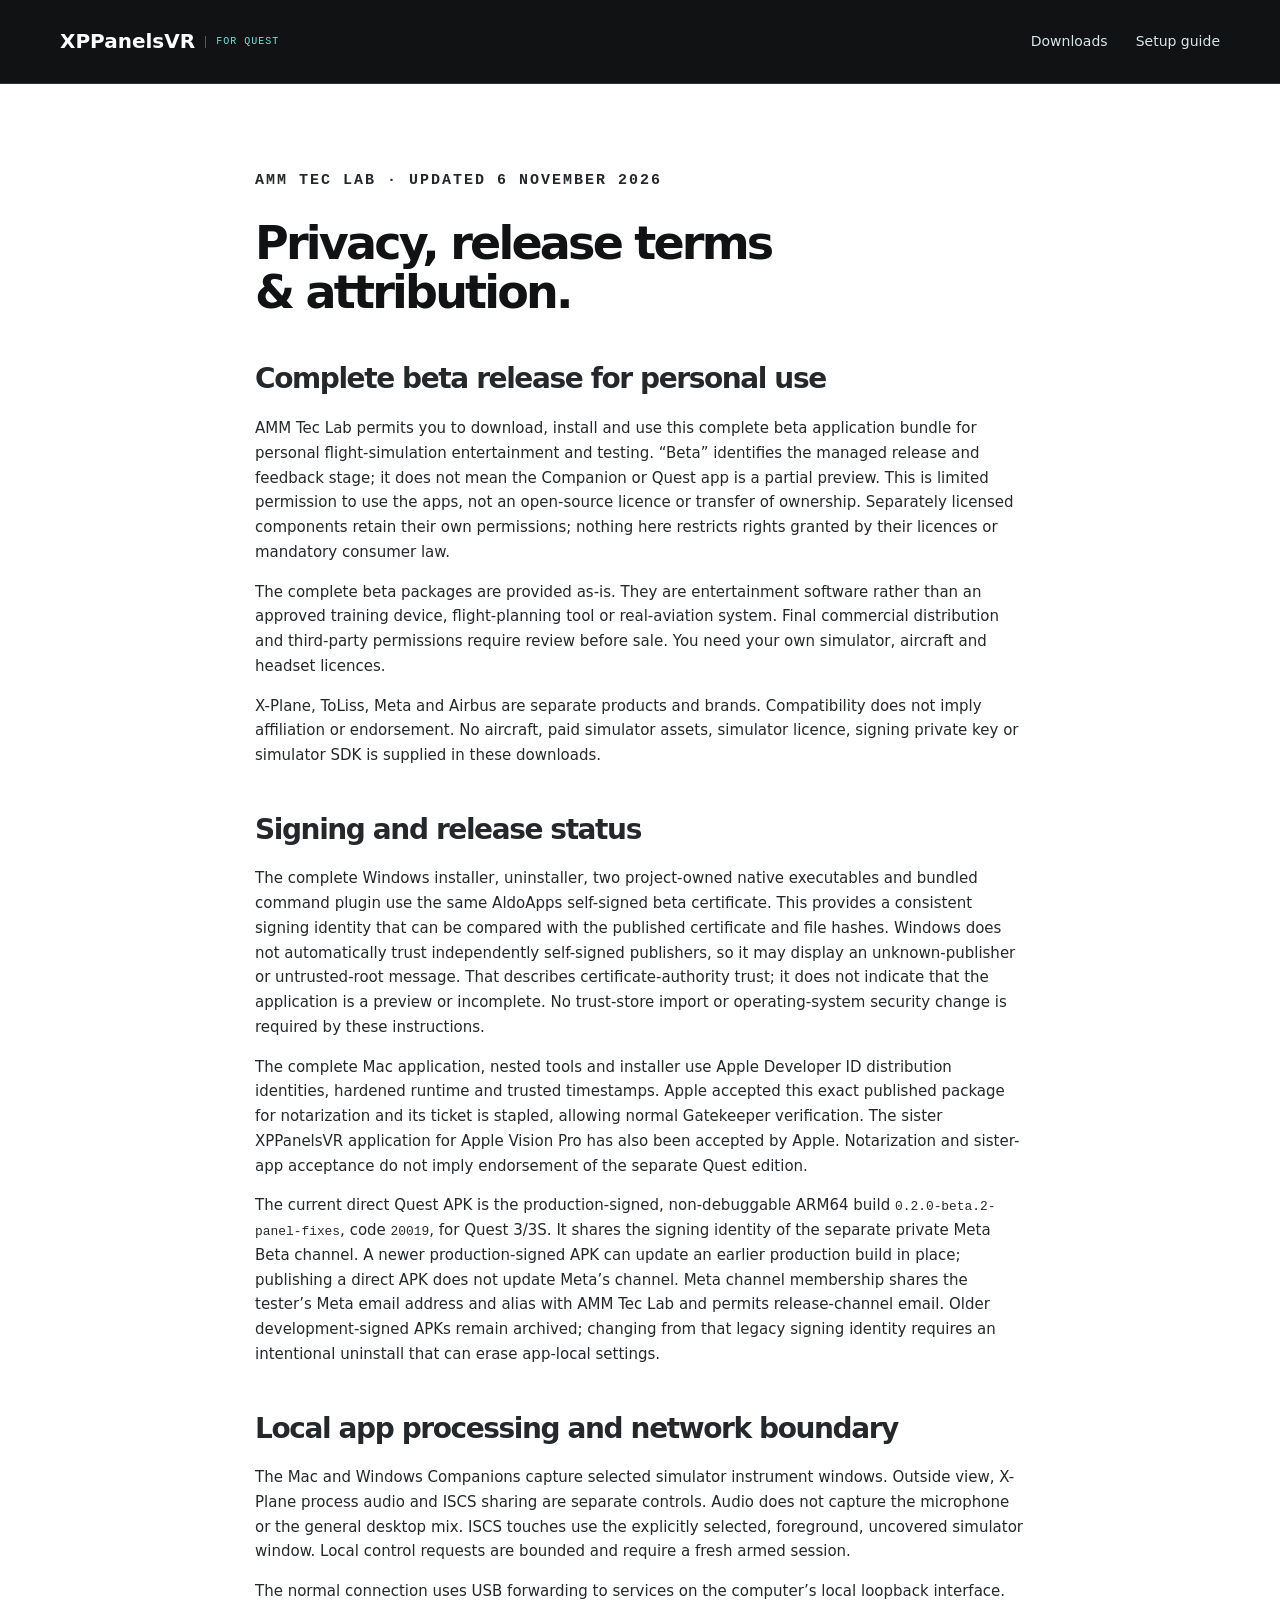
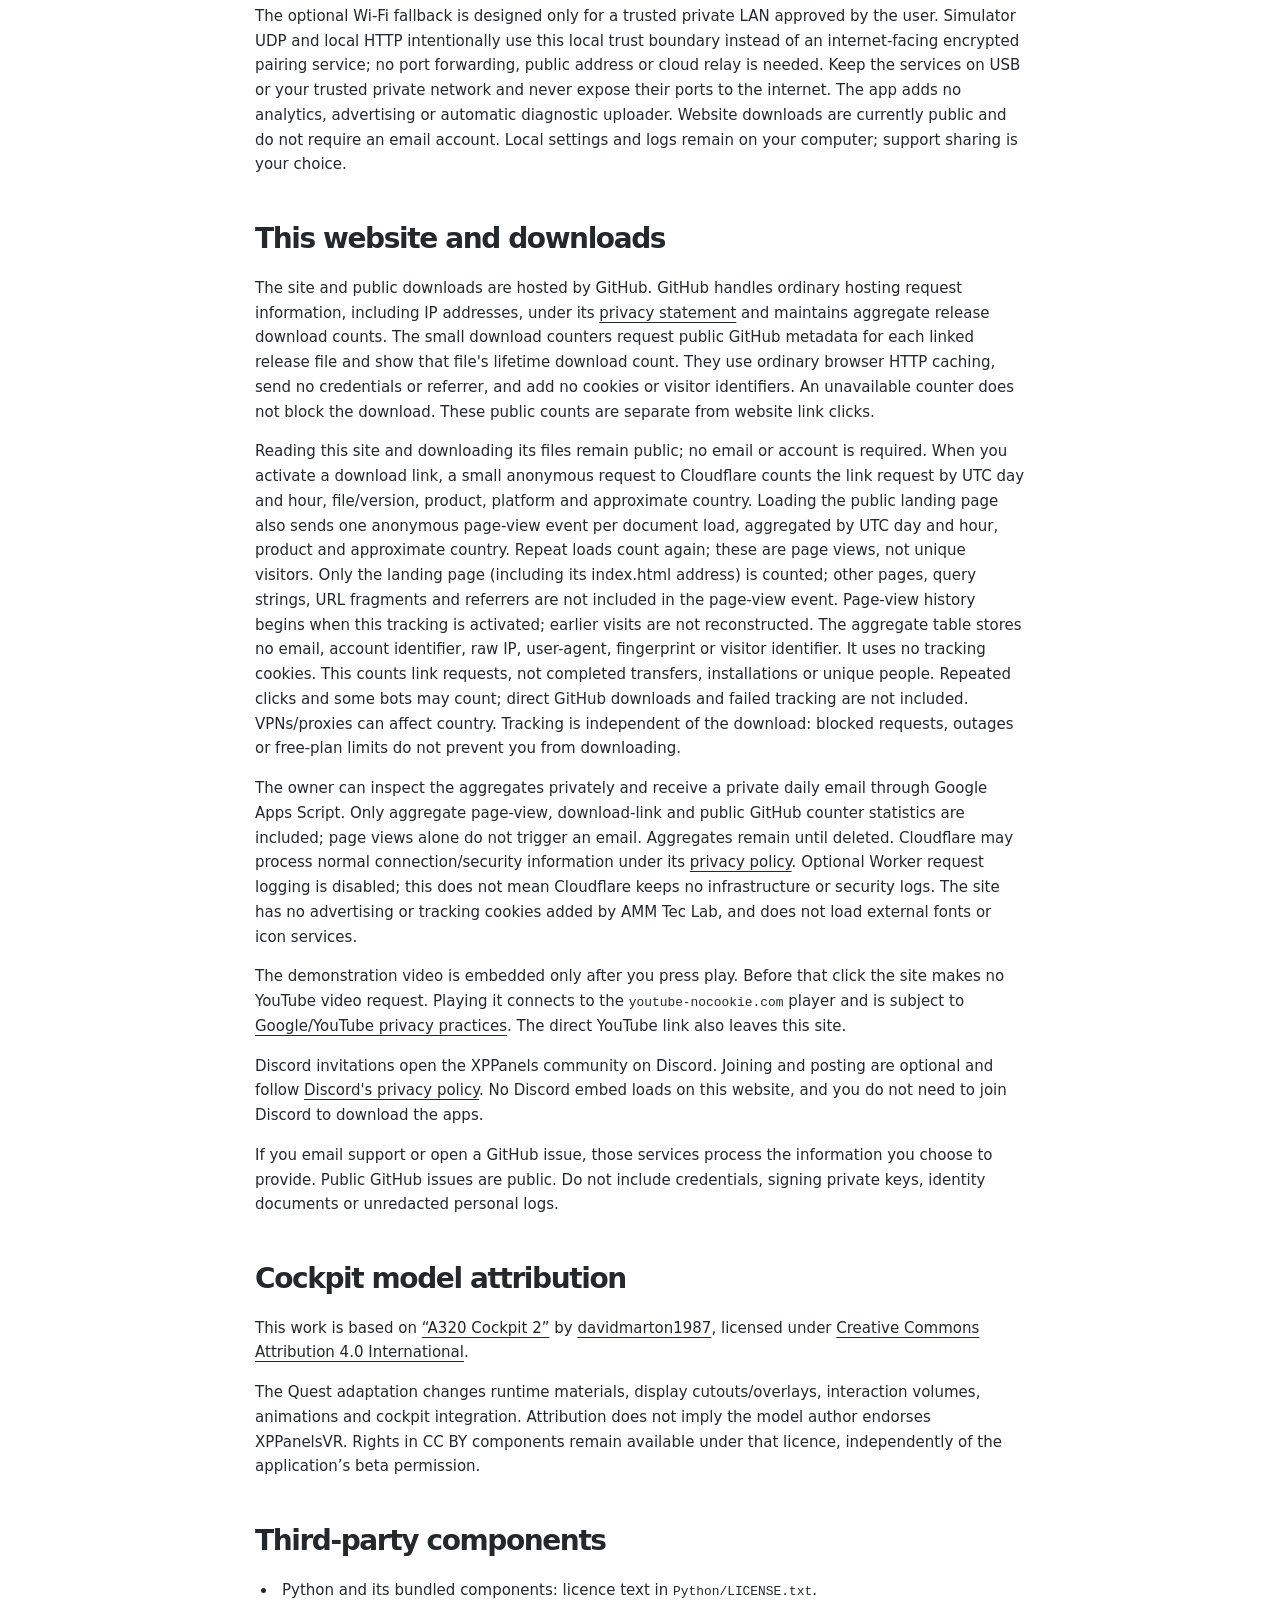
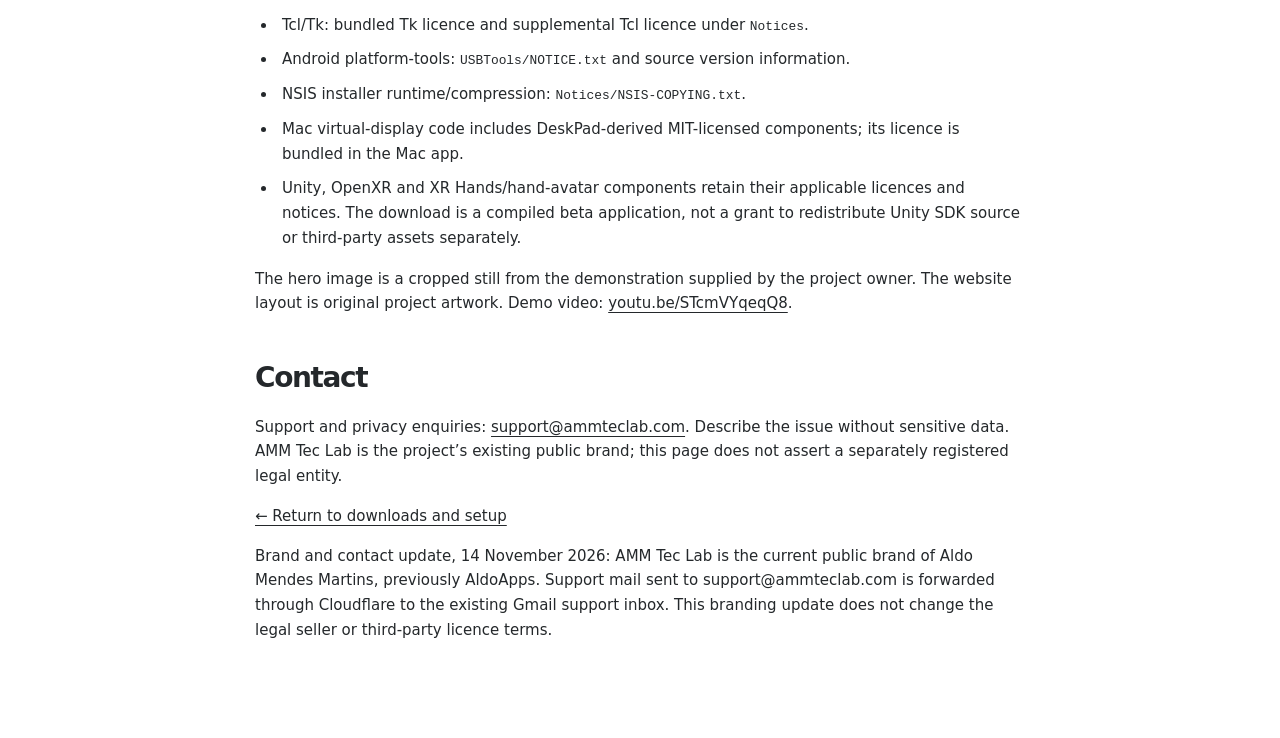
<file: notices.html>
<!doctype html><html lang="en"><head><meta charset="utf-8"><meta name="viewport" content="width=device-width,initial-scale=1"><title>Privacy, release terms &amp; attribution · XPPanelsVR for Quest</title><link rel="stylesheet" href="site.css?v=setup-20261015"><link rel="icon" href="assets/xppanelsvr-app-icon.png" type="image/png"></head><body><header class="nav"><a class="brand" href="index.html">XPPanelsVR <span>FOR QUEST</span></a><nav><a href="index.html#downloads">Downloads</a><a href="index.html#setup">Setup guide</a></nav></header><main class="legal wrap"><p class="eyebrow">AMM TEC LAB · UPDATED 6 NOVEMBER 2026</p><h1>Privacy, release terms<br>&amp; attribution.</h1>
<h2>Complete beta release for personal use</h2><p>AMM Tec Lab permits you to download, install and use this complete beta application bundle for personal flight-simulation entertainment and testing. “Beta” identifies the managed release and feedback stage; it does not mean the Companion or Quest app is a partial preview. This is limited permission to use the apps, not an open-source licence or transfer of ownership. Separately licensed components retain their own permissions; nothing here restricts rights granted by their licences or mandatory consumer law.</p><p>The complete beta packages are provided as-is. They are entertainment software rather than an approved training device, flight-planning tool or real-aviation system. Final commercial distribution and third-party permissions require review before sale. You need your own simulator, aircraft and headset licences.</p><p>X-Plane, ToLiss, Meta and Airbus are separate products and brands. Compatibility does not imply affiliation or endorsement. No aircraft, paid simulator assets, simulator licence, signing private key or simulator SDK is supplied in these downloads.</p>
<h2>Signing and release status</h2><p>The complete Windows installer, uninstaller, two project-owned native executables and bundled command plugin use the same AldoApps self-signed beta certificate. This provides a consistent signing identity that can be compared with the published certificate and file hashes. Windows does not automatically trust independently self-signed publishers, so it may display an unknown-publisher or untrusted-root message. That describes certificate-authority trust; it does not indicate that the application is a preview or incomplete. No trust-store import or operating-system security change is required by these instructions.</p><p>The complete Mac application, nested tools and installer use Apple Developer ID distribution identities, hardened runtime and trusted timestamps. Apple accepted this exact published package for notarization and its ticket is stapled, allowing normal Gatekeeper verification. The sister XPPanelsVR application for Apple Vision Pro has also been accepted by Apple. Notarization and sister-app acceptance do not imply endorsement of the separate Quest edition.</p><p>The current direct Quest APK is the production-signed, non-debuggable ARM64 build <code>0.2.0-beta.2-panel-fixes</code>, code <code>20019</code>, for Quest 3/3S. It shares the signing identity of the separate private Meta Beta channel. A newer production-signed APK can update an earlier production build in place; publishing a direct APK does not update Meta’s channel. Meta channel membership shares the tester’s Meta email address and alias with AMM Tec Lab and permits release-channel email. Older development-signed APKs remain archived; changing from that legacy signing identity requires an intentional uninstall that can erase app-local settings.</p>
<h2>Local app processing and network boundary</h2><p>The Mac and Windows Companions capture selected simulator instrument windows. Outside view, X-Plane process audio and ISCS sharing are separate controls. Audio does not capture the microphone or the general desktop mix. ISCS touches use the explicitly selected, foreground, uncovered simulator window. Local control requests are bounded and require a fresh armed session.</p><p>The normal connection uses USB forwarding to services on the computer’s local loopback interface. The optional Wi-Fi fallback is designed only for a trusted private LAN approved by the user. Simulator UDP and local HTTP intentionally use this local trust boundary instead of an internet-facing encrypted pairing service; no port forwarding, public address or cloud relay is needed. Keep the services on USB or your trusted private network and never expose their ports to the internet. The app adds no analytics, advertising or automatic diagnostic uploader. Website downloads are currently public and do not require an email account. Local settings and logs remain on your computer; support sharing is your choice.</p>
<h2>This website and downloads</h2><p>The site and public downloads are hosted by GitHub. GitHub handles ordinary hosting request information, including IP addresses, under its <a href="https://docs.github.com/en/site-policy/privacy-policies/github-general-privacy-statement">privacy statement</a> and maintains aggregate release download counts. The small download counters request public GitHub metadata for each linked release file and show that file's lifetime download count. They use ordinary browser HTTP caching, send no credentials or referrer, and add no cookies or visitor identifiers. An unavailable counter does not block the download. These public counts are separate from website link clicks.</p><p>Reading this site and downloading its files remain public; no email or account is required. When you activate a download link, a small anonymous request to Cloudflare counts the link request by UTC day and hour, file/version, product, platform and approximate country. Loading the public landing page also sends one anonymous page-view event per document load, aggregated by UTC day and hour, product and approximate country. Repeat loads count again; these are page views, not unique visitors. Only the landing page (including its index.html address) is counted; other pages, query strings, URL fragments and referrers are not included in the page-view event. Page-view history begins when this tracking is activated; earlier visits are not reconstructed. The aggregate table stores no email, account identifier, raw IP, user-agent, fingerprint or visitor identifier. It uses no tracking cookies. This counts link requests, not completed transfers, installations or unique people. Repeated clicks and some bots may count; direct GitHub downloads and failed tracking are not included. VPNs/proxies can affect country. Tracking is independent of the download: blocked requests, outages or free-plan limits do not prevent you from downloading.</p><p>The owner can inspect the aggregates privately and receive a private daily email through Google Apps Script. Only aggregate page-view, download-link and public GitHub counter statistics are included; page views alone do not trigger an email. Aggregates remain until deleted. Cloudflare may process normal connection/security information under its <a href="https://www.cloudflare.com/privacypolicy/">privacy policy</a>. Optional Worker request logging is disabled; this does not mean Cloudflare keeps no infrastructure or security logs. The site has no advertising or tracking cookies added by AMM Tec Lab, and does not load external fonts or icon services.</p><p>The demonstration video is embedded only after you press play. Before that click the site makes no YouTube video request. Playing it connects to the <code>youtube-nocookie.com</code> player and is subject to <a href="https://policies.google.com/privacy">Google/YouTube privacy practices</a>. The direct YouTube link also leaves this site.</p><p>Discord invitations open the XPPanels community on Discord. Joining and posting are optional and follow <a href="https://discord.com/privacy">Discord's privacy policy</a>. No Discord embed loads on this website, and you do not need to join Discord to download the apps.</p><p>If you email support or open a GitHub issue, those services process the information you choose to provide. Public GitHub issues are public. Do not include credentials, signing private keys, identity documents or unredacted personal logs.</p>
<h2>Cockpit model attribution</h2><p>This work is based on <a href="https://sketchfab.com/3d-models/a320-cockpit-2-5fb0c671a91042c1a9d8f2cf3e2df021">“A320 Cockpit 2”</a> by <a href="https://sketchfab.com/davidmarton1987">davidmarton1987</a>, licensed under <a href="https://creativecommons.org/licenses/by/4.0/">Creative Commons Attribution 4.0 International</a>.</p><p>The Quest adaptation changes runtime materials, display cutouts/overlays, interaction volumes, animations and cockpit integration. Attribution does not imply the model author endorses XPPanelsVR. Rights in CC BY components remain available under that licence, independently of the application’s beta permission.</p>
<h2>Third-party components</h2><ul><li>Python and its bundled components: licence text in <code>Python/LICENSE.txt</code>.</li><li>Tcl/Tk: bundled Tk licence and supplemental Tcl licence under <code>Notices</code>.</li><li>Android platform-tools: <code>USBTools/NOTICE.txt</code> and source version information.</li><li>NSIS installer runtime/compression: <code>Notices/NSIS-COPYING.txt</code>.</li><li>Mac virtual-display code includes DeskPad-derived MIT-licensed components; its licence is bundled in the Mac app.</li><li>Unity, OpenXR and XR Hands/hand-avatar components retain their applicable licences and notices. The download is a compiled beta application, not a grant to redistribute Unity SDK source or third-party assets separately.</li></ul><p>The hero image is a cropped still from the demonstration supplied by the project owner. The website layout is original project artwork. Demo video: <a href="https://youtu.be/STcmVYqeqQ8">youtu.be/STcmVYqeqQ8</a>.</p>
<h2>Contact</h2><p>Support and privacy enquiries: <a href="mailto:support@ammteclab.com">support@ammteclab.com</a>. Describe the issue without sensitive data. AMM Tec Lab is the project’s existing public brand; this page does not assert a separately registered legal entity.</p><p><a href="index.html">← Return to downloads and setup</a></p><p>Brand and contact update, 14 November 2026: AMM Tec Lab is the current public brand of Aldo Mendes Martins, previously AldoApps. Support mail sent to support@ammteclab.com is forwarded through Cloudflare to the existing Gmail support inbox. This branding update does not change the legal seller or third-party licence terms.</p></main></body></html>
</file>
<file: site.css>
@charset "UTF-8";
:root{--ink:#102f40;--navy:#071723;--cyan:#66e0e1;--paper:#f8faf9;--muted:#57707b;--line:#cedbdc}*{box-sizing:border-box}html{scroll-behavior:smooth;scroll-padding-top:30px}body{margin:0;background:var(--paper);color:var(--ink);font:16px/1.65 "Segoe UI",system-ui,sans-serif}a{color:inherit;text-underline-offset:4px}a:hover{text-decoration-thickness:2px}button,a{touch-action:manipulation}button:focus-visible,a:focus-visible,summary:focus-visible{outline:3px solid #df8b2c;outline-offset:5px}.wrap{max-width:1240px;margin:auto;padding-left:40px;padding-right:40px}.skip{position:absolute;top:-100px;left:20px;z-index:9;background:white;padding:10px}.skip:focus{top:10px}.nav{display:flex;align-items:center;justify-content:space-between;gap:24px;padding-top:25px;padding-bottom:25px;background:var(--navy);color:white;max-width:none;padding-left:max(40px,calc((100vw - 1160px)/2));padding-right:max(40px,calc((100vw - 1160px)/2))}.brand{display:flex;align-items:center;gap:10px;font-weight:650;text-decoration:none;font-size:20px;white-space:nowrap}.brand span{font:10px/1.2 monospace;color:var(--cyan);letter-spacing:1px;border-left:1px solid #47606b;padding-left:10px}.nav nav{display:flex;gap:28px}.nav nav a{text-decoration:none;font-size:14px;color:#d8e6ea}.hero{max-width:none;background:var(--navy);color:white;display:grid;grid-template-columns:1fr 1.05fr;gap:55px;align-items:center;padding-top:80px;padding-bottom:90px;padding-left:max(40px,calc((100vw - 1160px)/2));padding-right:max(40px,calc((100vw - 1160px)/2))}.eyebrow{font:11px/1.6 ui-monospace,monospace;letter-spacing:2px;font-weight:600}.hero .eyebrow{color:#b5d8db}.dot{display:inline-block;width:7px;height:7px;border-radius:50%;background:var(--cyan);margin-right:8px}h1{font-size:clamp(42px,4.8vw,68px);line-height:1.07;letter-spacing:-2.8px;font-weight:550;margin:26px 0}h1 em{color:var(--cyan);font-style:normal}.intro{font-size:18px;max-width:520px;color:#c4d7de;line-height:1.7}.actions{display:flex;align-items:center;gap:26px;flex-wrap:wrap;margin:30px 0}.button{display:inline-flex;justify-content:center;align-items:center;gap:28px;padding:13px 22px;border-radius:4px;text-decoration:none;font-weight:650;font-size:14px;min-height:48px}.button:hover{filter:brightness(1.07)}.primary{background:var(--cyan);color:var(--navy)}.dark{background:var(--ink);color:white}.text-link{font-size:14px}.hero-note{font-size:11px;line-height:1.9;color:#8da9b8;margin-top:28px}.demo-shot{margin:0;min-width:0;overflow:hidden;border:1px solid #395363;background:#102633;border-radius:12px;box-shadow:0 30px 90px #0005}.demo-shot>a{display:block}.demo-shot img{display:block;width:100%;height:auto}.demo-shot figcaption{display:flex;justify-content:space-between;gap:12px;padding:15px 18px;color:#b5ced7;font-size:11px}.demo-shot figcaption a{color:var(--cyan);white-space:nowrap}.connection{background:#133341;color:#d7e7e9;font:10px ui-monospace,monospace;letter-spacing:1px;padding:24px 0}.connection .wrap{display:flex;align-items:center;justify-content:center;gap:20px}.connection i{height:1px;background:#537782;flex:1;max-width:75px}.connection strong{color:var(--cyan);font-weight:500}.minimum-requirements{background:#dce7e5;border-bottom:1px solid #c5d4d2}.minimum-requirements .wrap{display:flex;align-items:flex-start;gap:22px;padding-top:18px;padding-bottom:18px}.minimum-requirements strong{flex:0 0 auto;color:var(--ink);font-size:13px}.minimum-requirements span{color:#425f69;font-size:13px;line-height:1.55}.section{padding-top:90px;padding-bottom:90px}.section-heading{max-width:760px;margin-bottom:42px}.section-heading .eyebrow{color:#41717b}h2{font-size:clamp(30px,3.5vw,43px);line-height:1.2;letter-spacing:-1.4px;font-weight:550;margin:14px 0 20px}.section-heading>p:last-child{color:var(--muted);font-size:17px}h3{font-size:25px;line-height:1.3;letter-spacing:-.6px;font-weight:600;margin:14px 0 20px}.video-shell{background:#102633;border-radius:8px;aspect-ratio:16/9;overflow:hidden;max-width:100%}.video-load{height:100%;width:100%;border:0;color:#eaf5f4;background:radial-gradient(ellipse at 50% 100%,#285361,#0d2532 75%);display:flex;align-items:center;justify-content:center;flex-direction:column;gap:16px;cursor:pointer;font:inherit;padding:25px}.play{height:76px;width:76px;background:var(--cyan);color:var(--navy);display:grid;place-items:center;border-radius:50%;font-size:26px}.video-load strong{font-size:clamp(18px,3vw,28px);font-weight:550}.video-load>span:last-child{font-size:12px;color:#b4ced6}.video-shell iframe{border:0;width:100%;height:100%}.caption{font-size:11px;color:var(--muted);margin-top:14px}.pale{background:#eaf0ee}.download-grid{display:grid;grid-template-columns:repeat(3,minmax(0,1fr));gap:24px}.download{background:var(--paper);padding:32px;border:1px solid #cbd8d7;border-radius:6px}.platform{font:11px monospace;letter-spacing:1.5px;border-bottom:1px solid var(--line);padding-bottom:20px;display:flex;justify-content:space-between}.platform span{color:#78949a}.download h3{font-size:30px}.download>p:not(.badge){max-width:440px}.badge{font:9px/1.7 monospace;letter-spacing:.6px;color:#356274;margin:24px 0 12px}.small{font-size:12px;color:var(--muted)}.notice{border-left:3px solid #bf8b42;padding:4px 0 4px 15px;font-size:13px;line-height:1.7}.download>.button{width:100%;margin:0 0 7px}.download>a:last-child{font-size:12px}.verification{margin-top:35px;border-top:1px solid #c6d3d2;padding-top:15px}.verification h3{font-size:21px}.verification>p{max-width:850px;font-size:14px}pre{max-width:100%;overflow:auto;padding:20px;background:#102d3b;color:#d1f1ee;font:12px/1.9 ui-monospace,monospace;border-radius:5px}code{font-family:ui-monospace,monospace;font-size:.86em;overflow-wrap:anywhere}pre code{font-size:inherit;overflow-wrap:normal}.guide{display:grid;grid-template-columns:250px 1fr;gap:70px}.guide aside{align-self:start;position:sticky;top:25px;border-left:1px solid var(--line);display:flex;flex-direction:column;gap:17px;padding-left:20px;font-size:12px}.guide aside a{color:#53707a;text-decoration:none}.guide-body article{margin-bottom:55px;padding-bottom:35px;border-bottom:1px solid var(--line);scroll-margin-top:30px}.guide-body article:last-child{border:0;margin:0;padding:0}.guide-body p,.guide-body li,.guide-body dd{font-size:14px;color:#425e6b}ol,ul{padding-left:22px}li{padding-left:5px;margin:10px 0}.step{font:10px monospace!important;letter-spacing:1.5px;color:#327b88!important}dt{font-weight:650;margin-top:22px}dd{margin:6px 0 0}.faq{border-top:1px solid #bfcece;max-width:930px}.faq details{border-bottom:1px solid #bfcece;padding:22px 0}.faq summary{font-weight:600;cursor:pointer;padding-right:15px}.faq details p{max-width:800px;font-size:14px;color:#4c6874}.limits{margin-top:60px;max-width:930px;padding:28px 32px;background:#dce7e5;border-radius:6px}.limits h3{font-size:22px}.limits p,.limits li{font-size:13px;color:#425f69}.support{max-width:850px;margin-left:auto;margin-right:auto;text-align:center}.support>p{color:var(--muted)}.support .actions{justify-content:center}.support .small{max-width:650px;margin:20px auto}footer{border-top:1px solid var(--line);padding-top:30px;padding-bottom:35px;display:flex;gap:30px;justify-content:space-between;font-size:11px;color:var(--muted)}footer div{display:flex;gap:22px;flex-wrap:wrap;align-items:center}footer strong{color:var(--ink)}.legal{max-width:850px;padding-top:70px;padding-bottom:80px}.legal p,.legal li{font-size:15px}.legal h2{font-size:28px;margin-top:45px}.legal h1{font-size:46px;color:var(--ink)}@media(max-width:1000px){.download-grid{grid-template-columns:repeat(2,minmax(0,1fr))}.hero{gap:30px;padding-top:55px;padding-bottom:60px}.hero h1{font-size:48px}.guide{grid-template-columns:190px 1fr;gap:35px}}@media(max-width:720px){.wrap{padding-left:22px;padding-right:22px}.nav{padding:18px 22px;align-items:flex-start;flex-direction:column;gap:18px}.nav nav{gap:22px;font-size:12px;flex-wrap:wrap}.hero{grid-template-columns:1fr;padding:40px 22px 55px;gap:40px}.hero h1{font-size:53px;letter-spacing:-2px}.intro{font-size:16px}.demo-shot{width:100%;max-width:580px}.hero .eyebrow{overflow-wrap:anywhere}.demo-shot figcaption{padding:12px;font-size:10px}.connection .wrap{flex-wrap:wrap;gap:12px;justify-content:flex-start}.connection i{max-width:20px;flex:0 0 20px}.connection{font-size:9px;letter-spacing:.4px}.minimum-requirements .wrap{display:block}.minimum-requirements strong{display:block;margin-bottom:5px}.section{padding-top:55px;padding-bottom:55px}.download-grid{grid-template-columns:1fr}.download{padding:25px}.guide{display:block}.guide aside{position:static;display:grid;grid-template-columns:1fr 1fr;gap:12px;margin-bottom:40px;font-size:11px}.guide-body article{margin-bottom:36px;padding-bottom:24px}.limits{padding:20px}.caption{line-height:1.9}.video-load{gap:12px}.play{width:55px;height:55px;font-size:20px}footer{flex-direction:column;gap:15px}footer div{gap:18px}.legal h1{font-size:36px}pre{font-size:11px;padding:15px}}@media(prefers-reduced-motion:reduce){html{scroll-behavior:auto}}

.brand img{border-radius:12px;object-fit:cover}.download-app-icon{display:block;border-radius:18px;margin:22px 0 12px;object-fit:cover}

.download-stats{margin-top:32px;padding:26px;background:#fff;border:1px solid #c6d3d2;border-radius:6px}.download-stats h3{font-size:22px;margin-top:0}.download-counts{display:grid;grid-template-columns:repeat(4,minmax(0,1fr));gap:20px;margin:20px 0}.download-counts dt{font-size:12px;font-weight:500;margin:0;color:var(--muted)}.download-counts dd{font-size:32px;font-weight:700;margin:6px 0 0;color:var(--ink);overflow-wrap:anywhere}.download-stats p:last-child{margin-bottom:0}@media(max-width:720px){.download-counts{grid-template-columns:repeat(2,minmax(0,1fr))}.download-stats{padding:20px}.download-counts dd{font-size:27px}}

.account-panel{background:#101f23;color:#fff;padding:36px 24px;border-top:4px solid #72e3d3}
.account-inner{max-width:1104px;margin:0 auto}
.account-kicker{font:700 11px/1.5 ui-monospace,monospace;letter-spacing:1.5px;color:#72e3d3;margin:0 0 10px}
.account-panel h2{font-size:clamp(25px,3vw,34px);line-height:1.2;letter-spacing:-.5px;margin:0 0 10px}
.account-copy{max-width:730px;color:#d4e0e1;font-size:15px;line-height:1.65;margin:0 0 20px}
.account-state{min-height:24px;color:#bcece4;font-size:14px;font-weight:600}
.account-state.is-error{color:#ffb4a7}
.account-form{max-width:760px}
.account-form label{display:block;font-size:13px;font-weight:650;margin:10px 0 7px}
.account-row{display:flex;gap:10px;flex-wrap:wrap}
.account-row input{flex:1 1 260px;min-width:0;min-height:48px;border:1px solid #718387;border-radius:6px;padding:10px 13px;font:inherit;background:#fff;color:#101214}
.account-row button,.account-sign-out{min-height:48px;padding:10px 18px;border:0;border-radius:6px;background:#72e3d3;color:#0a2421;font:inherit;font-size:14px;font-weight:650;line-height:1.4;cursor:pointer}
.account-row button:hover,.account-sign-out:hover{filter:brightness(.93)}
.account-code-wrap{margin-top:12px}
.account-signed-in{font-size:14px;color:#d4e0e1}.account-signed-in p{display:inline-block;margin:0 12px 12px 0}
.account-privacy{font-size:12px;color:#bdc9cb;margin:18px 0 0}.account-privacy a{color:#72e3d3}
@media(max-width:600px){.account-panel{padding:30px 22px}.account-row{display:grid;grid-template-columns:1fr}.account-row input{width:100%}.account-row button{width:100%}}

/* Centered, product-first hero and a clearer download hierarchy. */
:root{--ink:#13272d;--navy:#101214;--cyan:#72e3d3;--paper:#fff;--muted:#52666c;--line:#d8e2e0}
body{background:#f7f9f8;color:#1b2b30}
.nav{border-bottom:1px solid #29363a}
.nav nav a{transition:color .18s ease}
.hero{grid-template-columns:minmax(0,1fr);gap:0;justify-items:center;text-align:center;padding-top:70px;padding-bottom:64px;background:radial-gradient(ellipse at 50% 0%,rgba(64,155,153,.17),transparent 54%),linear-gradient(180deg,#111c20 0%,#101214 100%)}
.hero>div{width:min(100%,960px);display:flex;flex-direction:column;align-items:center}
.hero .eyebrow{margin:0 0 18px;color:#9fded6;letter-spacing:1.7px}
.hero h1{max-width:100%;font-size:clamp(48px,6vw,76px);line-height:1.04;letter-spacing:-2.7px;margin:0 0 20px}
.hero h1 em{color:#72e3d3}
.hero .intro{max-width:760px;margin:0 auto;color:#d0dcde;font-size:18px;line-height:1.65}
.hero .actions{justify-content:center;margin:27px 0 12px;gap:14px}
.hero .button{border-radius:9px;padding-inline:24px;min-height:52px}
.hero .text-link{padding:12px 8px;color:#d9e6e5}
.hero-note{max-width:720px;margin:12px 0 0;color:#a4b9bd;line-height:1.8}
.demo-shot{width:min(100%,980px);margin:40px auto 0;border:1px solid #35525a;border-radius:16px;box-shadow:0 26px 72px rgba(0,0,0,.34)}
.demo-shot img{aspect-ratio:16/9;object-fit:cover}
.demo-shot figcaption{padding:14px 18px;font-size:12px}
.connection{padding:21px 0;background:#173239}
.minimum-requirements .wrap{max-width:1160px;padding-top:20px;padding-bottom:20px}
.section{padding-top:82px;padding-bottom:82px}
#downloads.section{padding-top:88px;padding-bottom:88px}
#downloads .section-heading{max-width:860px;margin:0 auto 42px;text-align:center}
#downloads .section-heading .eyebrow{color:#277d7d}
#downloads .section-heading h2{max-width:780px;margin-inline:auto}
#downloads .section-heading>p:last-child{font-size:16px;line-height:1.7}
#downloads .section-heading .small{max-width:740px;margin:18px auto 0;padding:12px 16px;border:1px solid #d5e2df;border-radius:10px;background:rgba(255,255,255,.64);line-height:1.7}
.download-grid{gap:22px;align-items:stretch}
#downloads .download{position:relative;display:flex;flex-direction:column;min-width:0;padding:28px;border:1px solid #d1ddda;border-radius:14px;background:#fff;box-shadow:0 10px 28px rgba(24,54,55,.06);transition:transform .18s ease,box-shadow .18s ease,border-color .18s ease}
#downloads .download::before{content:"";position:absolute;inset:0 18px auto;height:3px;border-radius:0 0 4px 4px;background:#c9d9d6}
#downloads .download:hover{transform:translateY(-3px);box-shadow:0 18px 38px rgba(24,54,55,.11);border-color:#a9c9c4}
#downloads .download:has(#quest-download){border-color:#86cfc3;background:linear-gradient(180deg,#f3fbf8 0%,#fff 150px);box-shadow:0 14px 34px rgba(28,97,89,.12)}
#downloads .download:has(#quest-download)::before{background:#51cbbb}
#downloads .download .platform{padding-bottom:16px;border-color:#e0e8e6;color:#31535a}
#downloads .download h3{font-size:26px;line-height:1.2;margin:20px 0 14px;letter-spacing:-.7px}
#downloads .download p{line-height:1.7}
#downloads .download .badge{margin:20px 0 9px;color:#257773;font-weight:700}
#downloads .download .button{width:100%;min-height:50px;border-radius:8px;justify-content:space-between;padding-inline:16px;margin-top:auto}
#downloads .download-app-icon{width:68px;height:68px;border-radius:16px;margin:18px 0 0;box-shadow:0 8px 20px rgba(13,48,45,.12)}
#downloads .download .notice{background:#faf8f1;border-left-color:#c49145;border-radius:0 8px 8px 0;padding:10px 12px;font-size:12px}
#downloads .download>a:not(.button){display:inline-block;margin-top:10px;font-size:12px;line-height:1.55;color:#176c70}
.verification{margin-top:42px;border-top:1px solid #cbd9d6;padding-top:24px}
.verification h3{font-size:23px}
.verification pre{border-radius:10px}
.guide aside{border-color:#cbd9d6}
.faq{border-color:#cbd9d6}
.faq details{border-color:#cbd9d6}
footer{border-color:#d9e2e0}
@media(max-width:900px){.hero{padding:58px 28px 54px}.hero h1{font-size:clamp(44px,7vw,64px)}.demo-shot{margin-top:32px}.download-grid{grid-template-columns:repeat(2,minmax(0,1fr))}.download-grid .download:last-child{grid-column:1/-1;width:min(100%,620px);justify-self:center}}
@media(max-width:600px){.nav{padding:13px 18px}.brand{font-size:16px}.nav nav{gap:14px}.nav nav a{font-size:11px}.nav nav a:first-child{display:none}.hero{padding:52px 20px 42px}.hero .eyebrow{font-size:10px;letter-spacing:1.15px;line-height:1.8}.hero h1{font-size:clamp(38px,11vw,48px);letter-spacing:-1.6px;line-height:1.06;margin-bottom:16px}.hero .intro{font-size:15px;line-height:1.6}.hero .actions{margin:22px 0 8px;gap:8px}.hero .button{padding:11px 15px;min-height:46px;font-size:12px}.hero .text-link{font-size:12px}.hero-note{font-size:10px;line-height:1.7}.demo-shot{margin-top:26px;border-radius:12px}.demo-shot figcaption{padding:11px 12px;font-size:10px;flex-wrap:wrap}.connection{padding:16px 0}.connection .wrap{display:grid;grid-template-columns:1fr auto 1fr;gap:10px 8px;text-align:center;font-size:9px;line-height:1.5}.connection i{max-width:none}.connection i:nth-of-type(2){display:none}.connection i:nth-of-type(3){display:none}.connection .wrap>span:last-child{grid-column:1/-1}.minimum-requirements .wrap{display:block;padding:16px 20px}.minimum-requirements strong{display:block;margin-bottom:6px}.minimum-requirements span{display:block;font-size:12px}.section,#downloads.section{padding:58px 20px}.section-heading{margin-bottom:28px}#downloads .section-heading{margin-bottom:28px}#downloads .section-heading h2{font-size:29px}#downloads .section-heading>p:last-child{font-size:14px}.download-grid{grid-template-columns:1fr;gap:16px}#downloads .download-grid .download:last-child{grid-column:auto;width:100%}#downloads .download{padding:24px;border-radius:12px}#downloads .download h3{font-size:24px}.verification{margin-top:30px}.verification pre{padding:15px;font-size:11px}}
@media(prefers-reduced-motion:reduce){.download{transition:none!important}}

/* Match the centered Vision Pro introduction: the Quest app mark leads, then the product and its downloads. */
.hero{display:block;grid-template-columns:none;text-align:center;padding:268px 24px 38px;background:#101214 url("assets/xppanelsvr-app-icon.png") no-repeat center -35px;background-size:365px}
.hero>div,.hero .hero-inner{width:auto;max-width:960px;margin:0 auto;display:block}
.hero .eyebrow{margin:0 0 14px;color:#72e3d3;letter-spacing:1px}
.hero h1{max-width:100%;font-size:clamp(44px,5.6vw,64px);line-height:1.12;letter-spacing:-1.8px;margin:0 auto 18px}
.hero h1 em{color:#72e3d3}
.hero .app-store-note{font-size:18px;line-height:1.6;margin:0 auto 22px;color:#e7efef}
.hero .app-store-note a{color:#72e3d3;font-weight:650;text-underline-offset:3px}
.hero .intro{font-size:18px;line-height:1.6;color:#c9d2d6;max-width:760px;margin:0 auto 24px}
.hero .actions{display:flex;justify-content:center;align-items:center;gap:14px;margin:26px 0 0}
.hero .actions .button{border-radius:6px;min-height:48px;padding:13px 20px}
.hero .actions .secondary{background:#fff;color:#102b27}
.hero-note{margin:18px 0 0;color:#b4bfc3;font-size:12px;line-height:1.9}
.connection{background:#172d2c}
.connection strong{color:#72e3d3}
@media(max-width:900px){.hero{padding:245px 26px 38px;background-size:330px;background-position:center -34px}.hero .actions{gap:10px}.hero .actions .button{padding-inline:15px;font-size:13px}}
@media(max-width:600px){.hero{padding:215px 20px 32px;background-size:300px;background-position:center -32px}.hero .eyebrow{font-size:10px;letter-spacing:.75px;line-height:1.7}.hero h1{font-size:36px;line-height:1.12;letter-spacing:-1px;max-width:350px;margin:0 auto 16px}.hero .app-store-note{font-size:15px;max-width:360px;margin-bottom:18px}.hero .intro{font-size:15px;max-width:350px;margin-bottom:20px}.hero .actions{flex-direction:column;align-items:center;gap:9px;margin-top:20px}.hero .actions .button{width:min(100%,340px);min-height:46px;font-size:13px}.hero-note{font-size:10px;line-height:1.7}.connection{padding:16px 0}}
.platform-icon{display:inline-block;width:18px;height:18px;flex:0 0 18px;fill:currentColor;vertical-align:middle}
.hero .actions .button{gap:10px}
#downloads .download .button{justify-content:flex-start;gap:12px}

:root{--ink:#101214;--navy:#101214;--cyan:#72e3d3;--paper:#fff;--muted:#525e63;--line:#d8dfe0}
body{font-family:-apple-system,BlinkMacSystemFont,"Segoe UI",system-ui,sans-serif;background:#fff;color:#24282b}
.nav,.hero{background-color:#101214}.hero h1{font-weight:650;letter-spacing:0}.hero .eyebrow{color:#72e3d3}
.brand span{color:#72e3d3}.nav nav a:hover{color:#72e3d3}
.button{border-radius:6px}.primary{background:#72e3d3;color:#0a2421}
.connection{background:#172d2c}.connection strong{color:#72e3d3}
a:focus-visible,button:focus-visible,summary:focus-visible{outline-color:#72e3d3}
.download{border-radius:8px}.demo-shot{border-radius:8px}

/* Subtle navigation between the separate headset editions. */
.hero .hero-note{margin:18px auto 0;text-align:center}
.edition-note{max-width:1184px;margin:0 auto;padding:18px 24px;text-align:center;font-size:13px;line-height:1.6;color:#525e63;background:#fff}
.edition-note a{color:#176c70;text-underline-offset:3px}

/* Lifetime GitHub count for the individual package, beneath its compatibility notes. */
.download-counter{display:block;margin-top:6px;min-height:1.7em;font-size:12px;line-height:1.7;font-weight:400;color:var(--muted);font-variant-numeric:tabular-nums}
</file>
<file: community.css>
/* Shared community invitations for the separate headset editions. */
.site-header nav{align-items:center}
.site-header nav a.nav-discord{display:inline-flex;align-items:center;justify-content:center;gap:8px;min-height:40px;padding:8px 13px;border:1px solid #72e3d3;border-radius:6px;background:#18332f;color:#92f1e1;font-weight:650;white-space:nowrap}
.site-header nav a.nav-discord:hover{background:#72e3d3;color:#0a2421;text-decoration:none}
.discord-callout{padding:15px 18px;margin:18px 0;border:1px solid #bcded8;border-radius:8px;background:#e8f6f1;color:#294640;font-size:14px;line-height:1.7}
.discord-callout strong{display:block;margin-bottom:2px}
.discord-callout a,.discord-help a,.discord-download-question a{color:#006b64;font-weight:650;text-underline-offset:4px}
.discord-help{max-width:780px;margin:20px 0 30px;color:#525e63;font-size:15px;line-height:1.7}
.download .discord-download-question{margin:12px 0 0;font-size:12px;line-height:1.6;text-align:center}
.discord-community{background:#172d2c;color:#fff;border-top:4px solid #72e3d3;scroll-margin-top:24px}
.community-inner{max-width:1184px;margin:0 auto;padding:62px 40px;display:grid;grid-template-columns:minmax(0,1fr) auto;align-items:center;gap:48px}
.discord-community .eyebrow{margin:0 0 14px;color:#8ee9da;font-size:11px;font-weight:700;letter-spacing:1px}
.discord-community h2{max-width:650px;margin:0 0 18px;color:#fff;font-size:clamp(30px,3.5vw,40px);line-height:1.2;letter-spacing:-.5px;font-weight:650}
.discord-community .community-copy{max-width:650px;margin:0;color:#d0e1dc;font-size:16px;line-height:1.7}
.community-topics{display:flex;flex-wrap:wrap;gap:10px 22px;margin:22px 0 0;padding:0;list-style:none}
.community-topics li{margin:0;padding:0;color:#a9ccc2;font-size:12px;line-height:1.6}
.community-topics li::before{content:"+";margin-right:7px;color:#72e3d3;font-weight:700}
.community-action{text-align:center}
.discord-community .community-action .button{min-height:54px;gap:18px;padding:15px 26px;background:#72e3d3;color:#0a2421;border-radius:6px;font-size:16px;font-weight:700;white-space:nowrap}
.community-action p{max-width:260px;margin:12px auto 0;color:#a9ccc2;font-size:12px;line-height:1.6}
.discord-community a:focus-visible,.site-header .nav-discord:focus-visible{outline:3px solid #fff;outline-offset:5px}
@media(max-width:900px){.site-header{flex-wrap:wrap}.site-header nav{gap:16px;margin-left:auto}.community-inner{padding:48px 24px;gap:30px}.discord-community .community-action .button{padding-inline:20px;font-size:14px}}
@media(max-width:700px){.community-inner{grid-template-columns:1fr;gap:28px}.community-action{text-align:left}.community-action p{max-width:none;margin-left:0}.discord-community h2{font-size:30px}.discord-community .community-copy{font-size:15px}}
@media(max-width:600px){.site-header nav{width:100%;margin-left:0;gap:10px 16px}.site-header nav a.nav-discord{margin-left:auto;min-height:40px;padding:8px 11px;font-size:12px}.community-inner{padding:40px 24px}.community-topics{gap:8px 18px}.discord-community .community-action .button{width:100%;min-height:50px;font-size:15px}.community-action p{text-align:center}.discord-callout{padding:14px 16px;font-size:13px}.discord-help{font-size:14px}.download .discord-download-question{font-size:13px}}
</file>
<file: hero.css>
/* Hero copy and responsive introduction layout. */
.hero h1{font-size:clamp(32px,3.5vw,44px);line-height:1.15;margin-bottom:22px}
.hero .hero-message{font-size:clamp(21px,2.2vw,28px);font-weight:650;line-height:1.35;max-width:900px;margin:0 auto 15px;color:#f5fbfa;text-wrap:balance}
.hero .hero-explanation{max-width:760px;margin:0 auto 12px;font-size:17px;line-height:1.65;color:#c9d2d6;text-wrap:pretty}
.hero .hero-tagline{font-size:13px;line-height:1.5;letter-spacing:.3px;font-weight:500;color:#9dc6be;margin:0 auto 24px}
.hero .app-store-note{max-width:850px;margin:18px auto 0;font-size:13px;line-height:1.6;color:#bccdcd}
.hero .platform-actions,.hero .actions{margin:0 auto;gap:12px}
.hero .hero-note{margin-top:15px}
.connection .developer-credit{max-width:800px;margin:6px auto 0;padding:0 20px;font:12px/1.9 "Segoe UI",system-ui,sans-serif;letter-spacing:normal;color:#b4bfc3;text-align:center}
@media(max-width:600px){
 .hero{padding-top:195px;padding-bottom:28px;background-size:270px;background-position:center -30px}
 .hero h1{font-size:29px;line-height:1.16;max-width:350px;margin-bottom:22px}
 .hero .hero-message{font-size:22px;line-height:1.3;max-width:345px;margin-bottom:14px}
 .hero .hero-explanation{font-size:15px;line-height:1.6;max-width:345px;margin-bottom:11px}
 .hero .hero-tagline{font-size:12px;margin-bottom:23px}
 .hero .app-store-note{font-size:12px;max-width:340px;margin-top:18px}
 .connection .developer-credit{font-size:10px;line-height:1.7}
}
</file>
